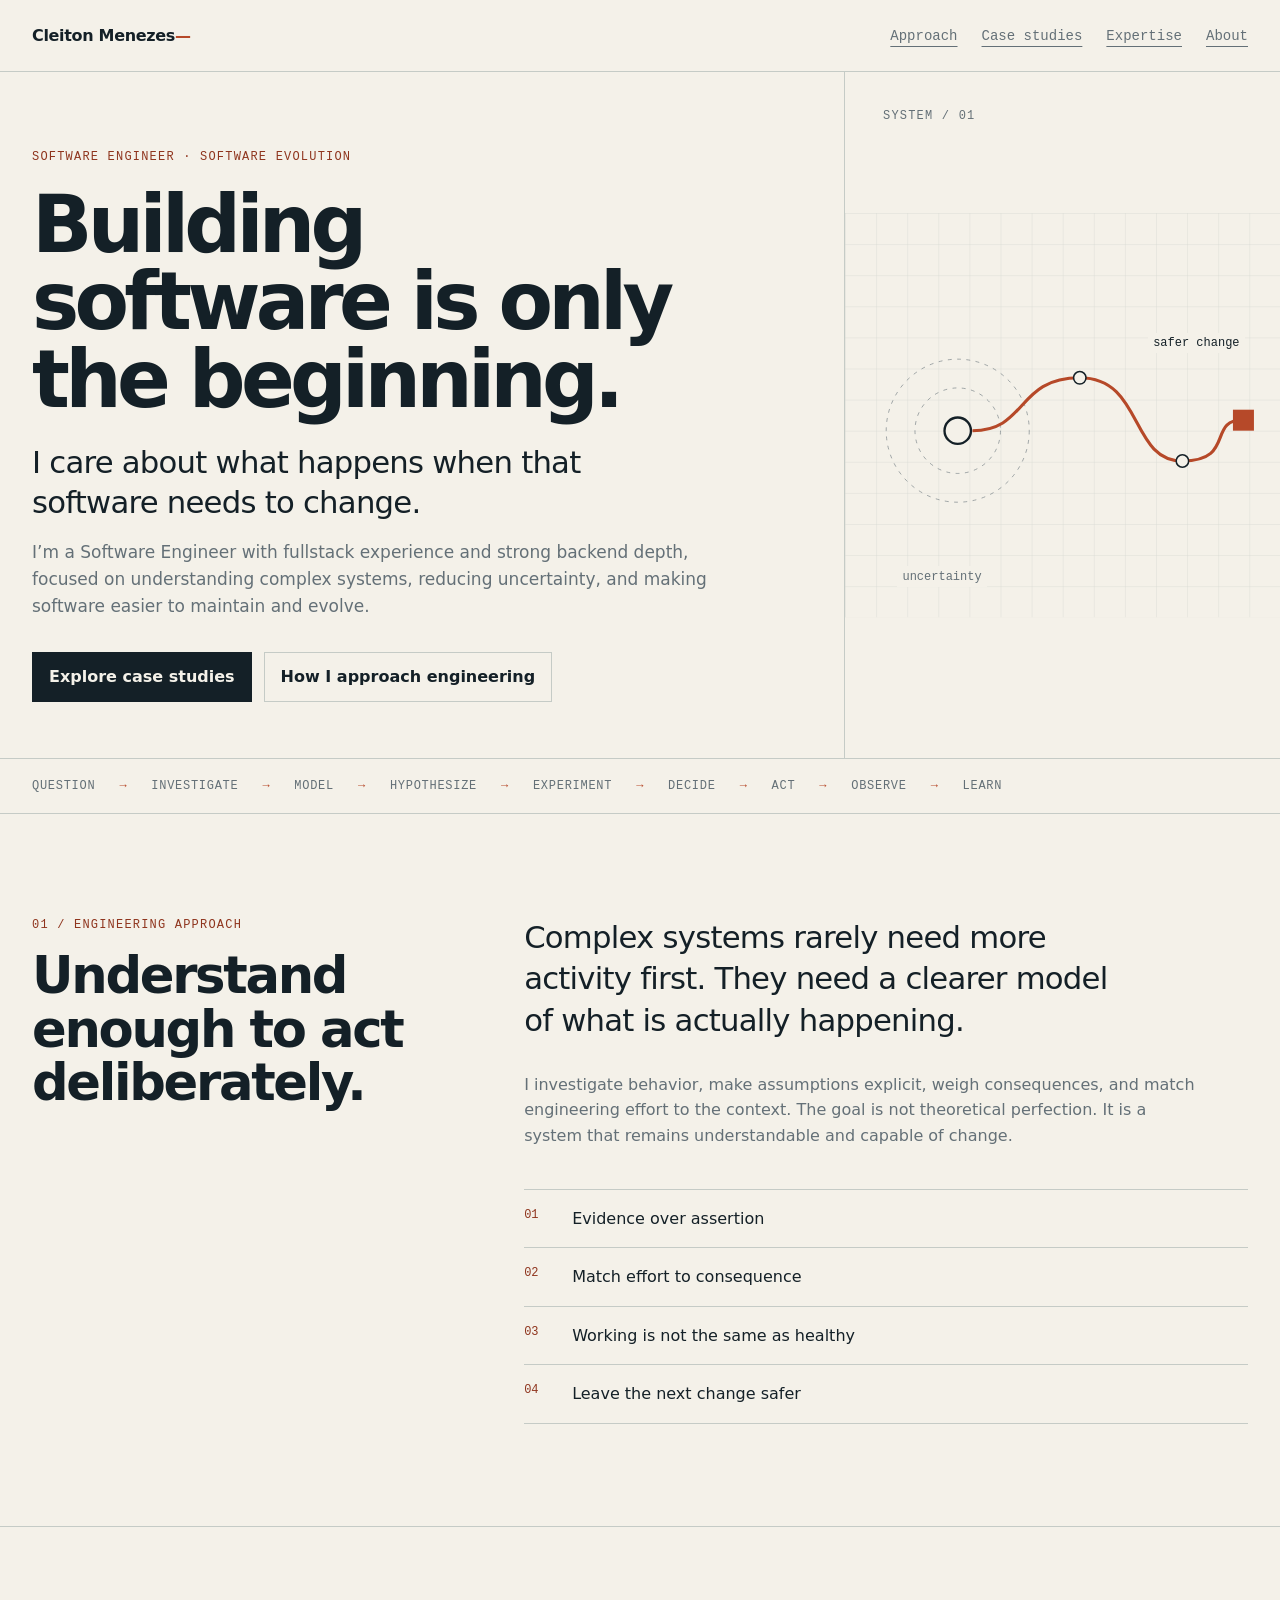
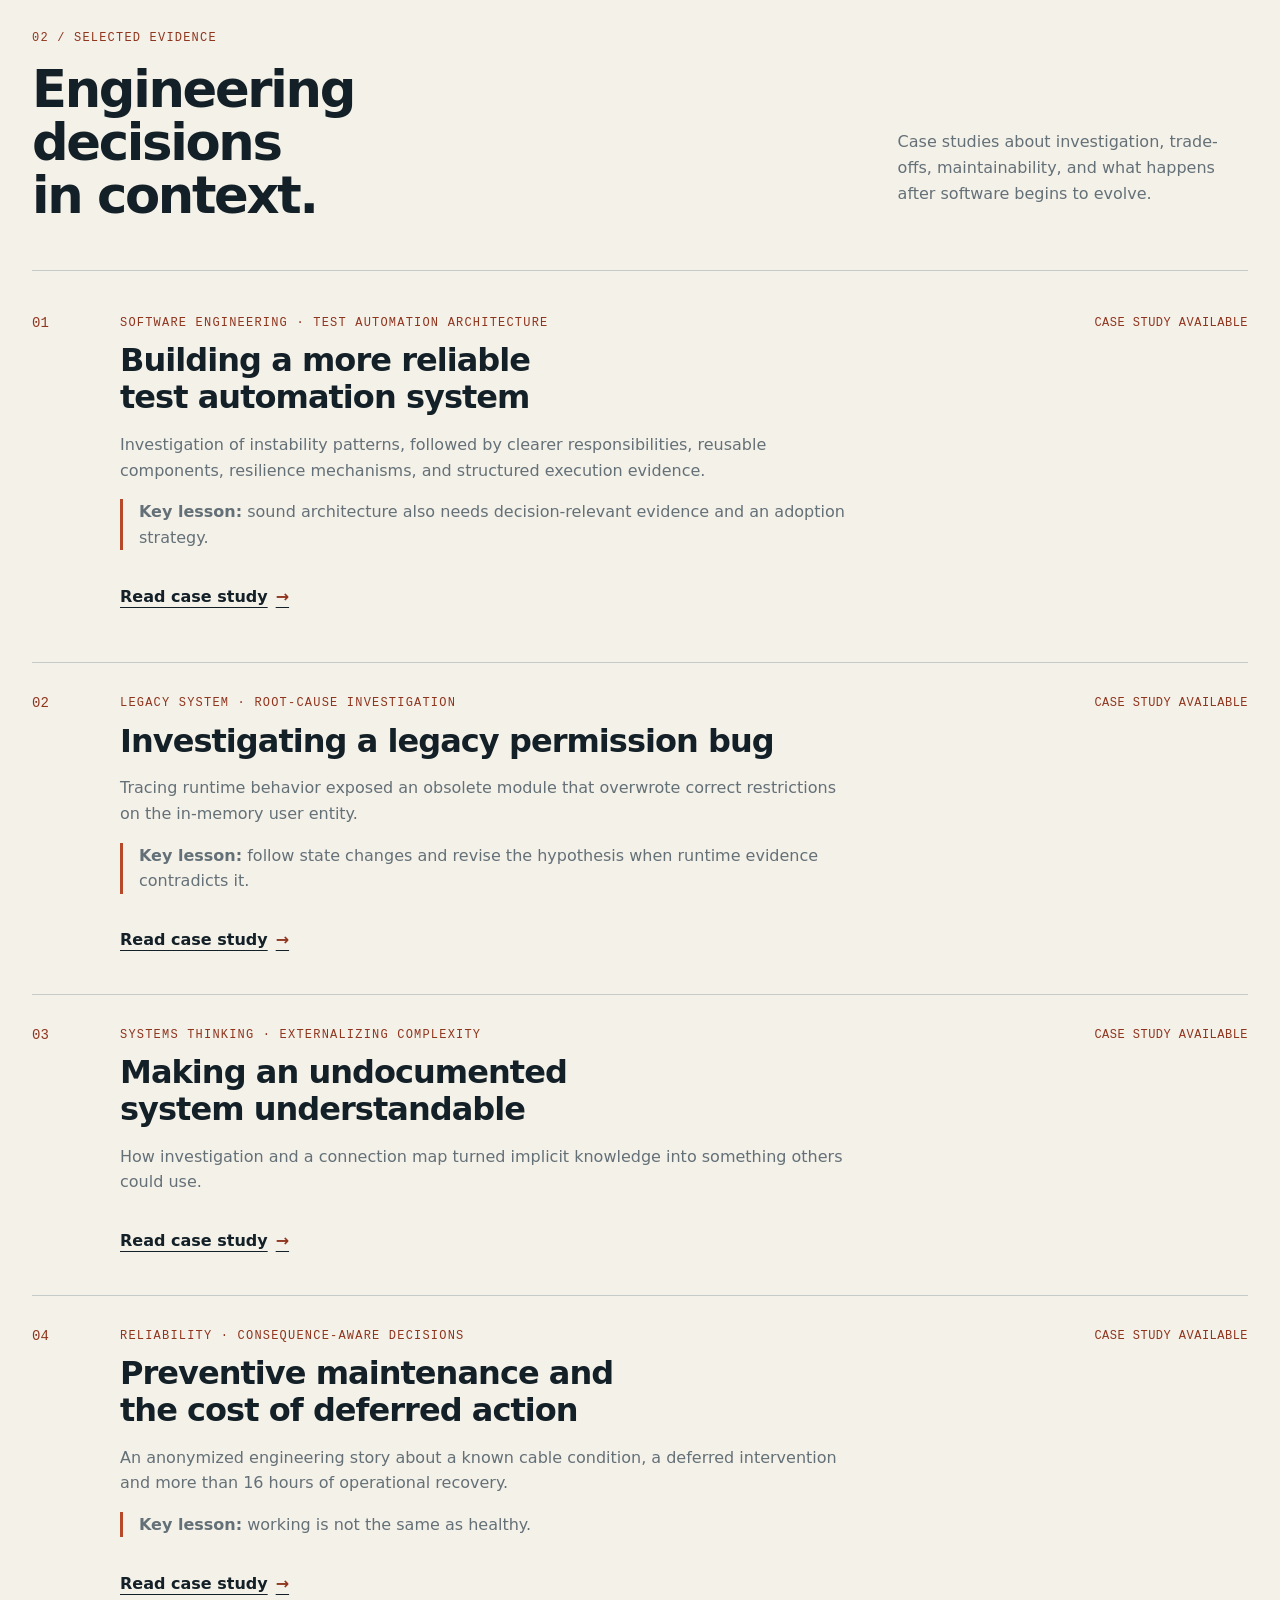
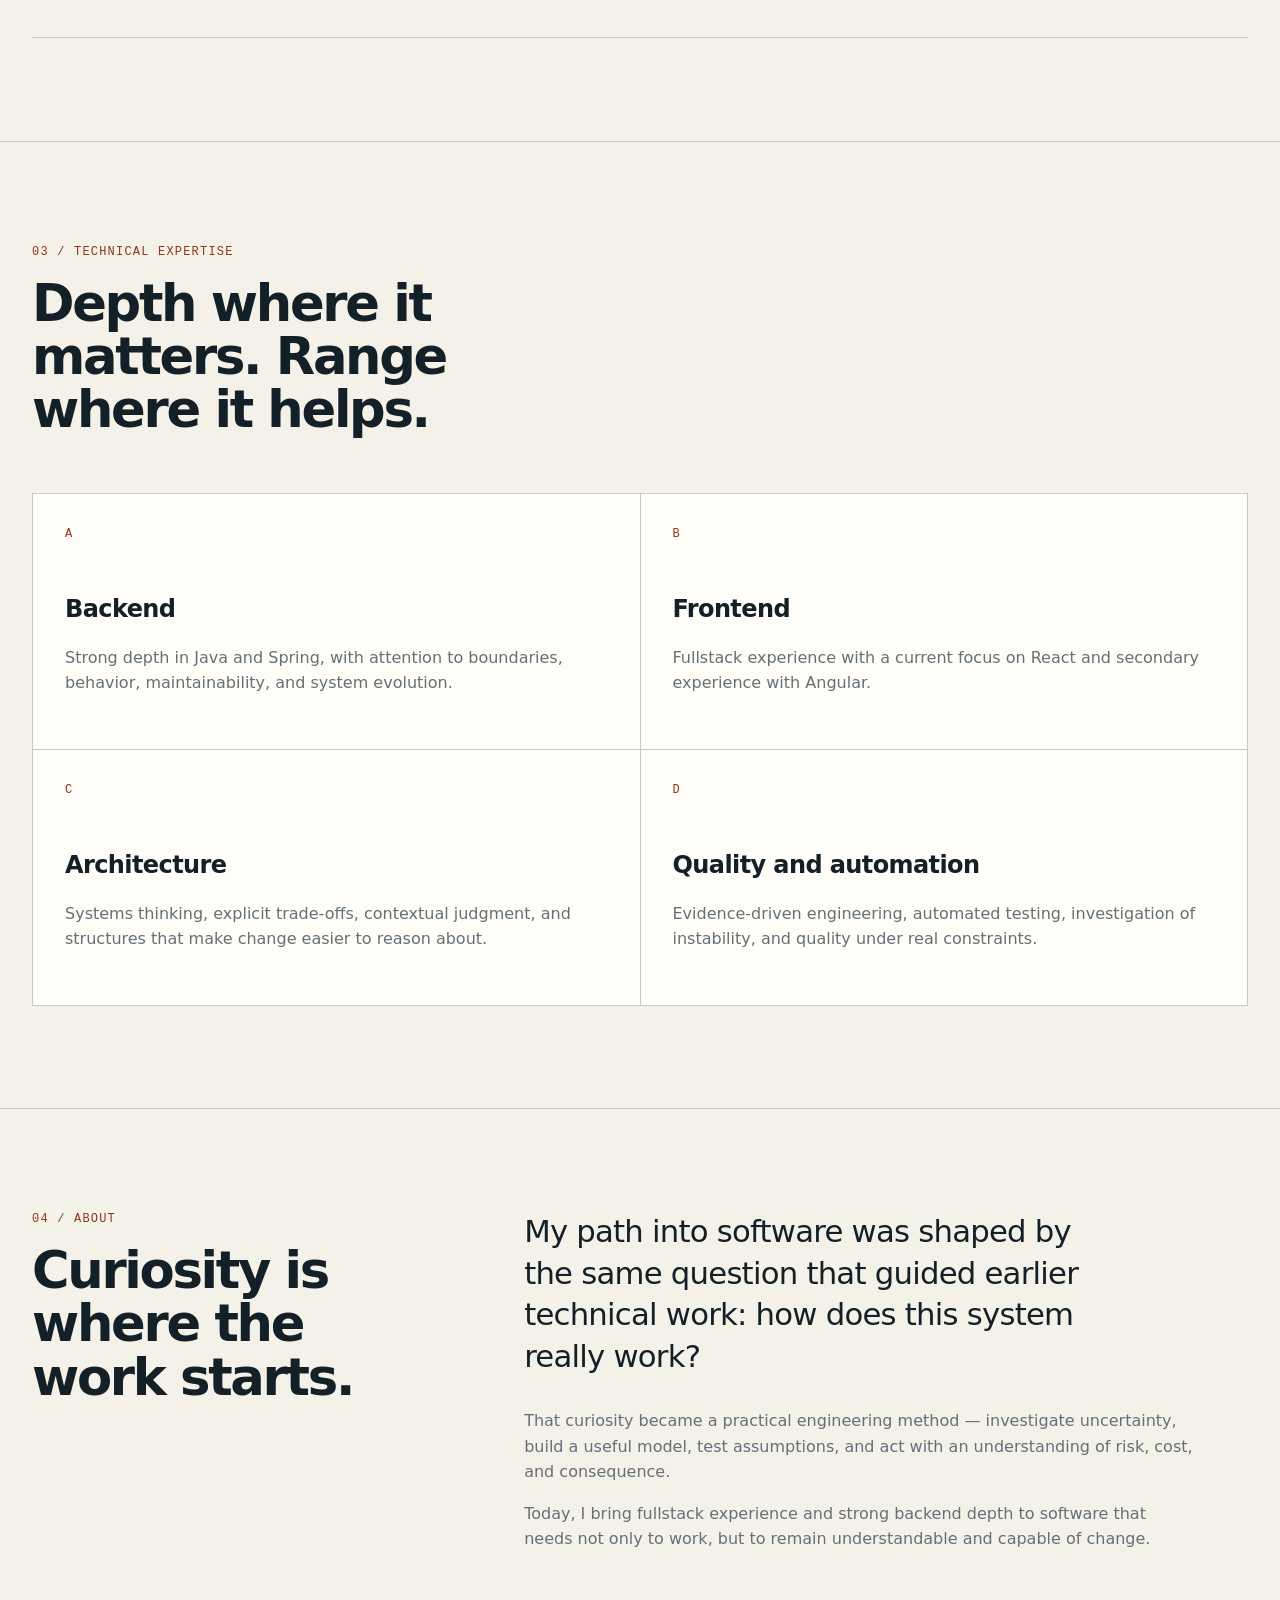
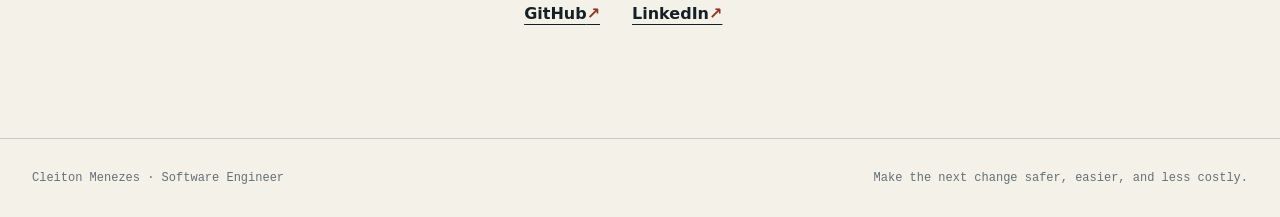
<file: index.html>
<!doctype html>
<html lang="en">
<head>
  <meta charset="utf-8">
  <meta name="viewport" content="width=device-width, initial-scale=1">
  <meta name="description" content="Cleiton Menezes is a Software Engineer focused on building and evolving understandable, maintainable software.">
  <meta name="theme-color" content="#142027">
  <title>Cleiton Menezes — Software Engineer</title>
  <link rel="icon" href="favicon.svg" type="image/svg+xml">
  <link rel="stylesheet" href="styles.css">
</head>
<body>
  <a class="skip-link" href="#main-content">Skip to content</a>

  <header class="site-header">
    <a class="wordmark" href="#top" aria-label="Cleiton Menezes, home">Cleiton Menezes <span>—</span></a>
    <nav aria-label="Main navigation">
      <a href="#approach">Approach</a>
      <a href="#work">Case studies</a>
      <a href="#expertise">Expertise</a>
      <a href="#about">About</a>
    </nav>
  </header>

  <main id="main-content">
    <section class="hero" id="top" aria-labelledby="hero-title">
      <div class="hero-copy">
        <p class="eyebrow">Software Engineer · Software Evolution</p>
        <h1 id="hero-title">Building software is only the beginning.</h1>
        <p class="hero-lede">I care about what happens when that software needs to change.</p>
        <p class="hero-support">I’m a Software Engineer with fullstack experience and strong backend depth, focused on understanding complex systems, reducing uncertainty, and making software easier to maintain and evolve.</p>
        <div class="hero-actions">
          <a class="button button-primary" href="#work">Explore case studies</a>
          <a class="button button-secondary" href="#approach">How I approach engineering</a>
        </div>
      </div>

      <div class="hero-map" role="img" aria-label="A path transforms uncertainty into a safer change through deliberate engineering decisions">
        <p class="map-index">SYSTEM / 01</p>
        <svg viewBox="0 0 560 520" aria-hidden="true" focusable="false">
          <defs>
            <pattern id="grid" width="40" height="40" patternUnits="userSpaceOnUse">
              <path d="M40 0H0V40" fill="none" stroke="currentColor" stroke-width="1"/>
            </pattern>
          </defs>
          <rect width="560" height="520" fill="url(#grid)" class="grid-field"/>
          <circle cx="145" cy="280" r="92" class="orbit"/>
          <circle cx="145" cy="280" r="55" class="orbit"/>
          <circle cx="145" cy="280" r="17" class="origin"/>
          <path d="M164 280C235 280 220 212 302 212S366 319 434 319 466 266 512 266" class="journey"/>
          <circle cx="302" cy="212" r="8" class="checkpoint"/>
          <circle cx="434" cy="319" r="8" class="checkpoint"/>
          <rect x="499" y="253" width="27" height="27" class="destination"/>
        </svg>
        <span class="map-label map-start">uncertainty</span>
        <span class="map-label map-end">safer change</span>
      </div>

      <ol class="method" aria-label="Engineering method">
        <li>Question</li><li>Investigate</li><li>Model</li><li>Hypothesize</li><li>Experiment</li><li>Decide</li><li>Act</li><li>Observe</li><li>Learn</li>
      </ol>
    </section>

    <section class="approach section" id="approach" aria-labelledby="approach-title">
      <div class="section-heading">
        <p class="section-index">01 / Engineering approach</p>
        <h2 id="approach-title">Understand enough to act deliberately.</h2>
      </div>
      <div class="approach-copy">
        <p class="large-copy">Complex systems rarely need more activity first. They need a clearer model of what is actually happening.</p>
        <p>I investigate behavior, make assumptions explicit, weigh consequences, and match engineering effort to the context. The goal is not theoretical perfection. It is a system that remains understandable and capable of change.</p>
        <ul class="principles">
          <li><span>01</span> Evidence over assertion</li>
          <li><span>02</span> Match effort to consequence</li>
          <li><span>03</span> Working is not the same as healthy</li>
          <li><span>04</span> Leave the next change safer</li>
        </ul>
      </div>
    </section>

    <section class="work section" id="work" aria-labelledby="work-title">
      <div class="section-heading work-heading">
        <div>
          <p class="section-index">02 / Selected evidence</p>
          <h2 id="work-title">Engineering decisions in context.</h2>
        </div>
        <p>Case studies about investigation, trade-offs, maintainability, and what happens after software begins to evolve.</p>
      </div>

      <div class="case-list">
        <article class="case-card case-featured">
          <div class="case-number">01</div>
          <div class="case-body">
            <p class="case-context">Software engineering · Test automation architecture</p>
            <h3>Building a more reliable test automation system</h3>
            <p>Investigation of instability patterns, followed by clearer responsibilities, reusable components, resilience mechanisms, and structured execution evidence.</p>
            <p class="case-lesson"><strong>Key lesson:</strong> sound architecture also needs decision-relevant evidence and an adoption strategy.</p>
            <a class="case-link" href="case-studies/automation-framework.html">Read case study <span aria-hidden="true">→</span></a>
          </div>
          <span class="case-status case-status-ready">Case study available</span>
        </article>

        <article class="case-card">
          <div class="case-number">02</div>
          <div class="case-body">
            <p class="case-context">Legacy system · Root-cause investigation</p>
            <h3>Investigating a legacy permission bug</h3>
            <p>Tracing runtime behavior exposed an obsolete module that overwrote correct restrictions on the in-memory user entity.</p>
            <p class="case-lesson"><strong>Key lesson:</strong> follow state changes and revise the hypothesis when runtime evidence contradicts it.</p>
            <a class="case-link" href="case-studies/legacy-investigation.html">Read case study <span aria-hidden="true">→</span></a>
          </div>
          <span class="case-status case-status-ready">Case study available</span>
        </article>

        <article class="case-card">
          <div class="case-number">03</div>
          <div class="case-body">
            <p class="case-context">Systems thinking · Externalizing complexity</p>
            <h3>Making an undocumented system understandable</h3>
            <p>How investigation and a connection map turned implicit knowledge into something others could use.</p>
            <a class="case-link" href="case-studies/plc-ocean-pact.html">Read case study <span aria-hidden="true">→</span></a>
          </div>
          <span class="case-status case-status-ready">Case study available</span>
        </article>

        <article class="case-card">
          <div class="case-number">04</div>
          <div class="case-body">
            <p class="case-context">Reliability · Consequence-aware decisions</p>
            <h3>Preventive maintenance and the cost of deferred action</h3>
            <p>An anonymized engineering story about a known cable condition, a deferred intervention and more than 16 hours of operational recovery.</p>
            <p class="case-lesson"><strong>Key lesson:</strong> working is not the same as healthy.</p>
            <a class="case-link" href="case-studies/preventive-maintenance.html">Read case study <span aria-hidden="true">→</span></a>
          </div>
          <span class="case-status case-status-ready">Case study available</span>
        </article>
      </div>
    </section>

    <section class="expertise section" id="expertise" aria-labelledby="expertise-title">
      <div class="section-heading">
        <p class="section-index">03 / Technical expertise</p>
        <h2 id="expertise-title">Depth where it matters. Range where it helps.</h2>
      </div>
      <div class="expertise-grid">
        <article><p class="expertise-index">A</p><h3>Backend</h3><p>Strong depth in Java and Spring, with attention to boundaries, behavior, maintainability, and system evolution.</p></article>
        <article><p class="expertise-index">B</p><h3>Frontend</h3><p>Fullstack experience with a current focus on React and secondary experience with Angular.</p></article>
        <article><p class="expertise-index">C</p><h3>Architecture</h3><p>Systems thinking, explicit trade-offs, contextual judgment, and structures that make change easier to reason about.</p></article>
        <article><p class="expertise-index">D</p><h3>Quality and automation</h3><p>Evidence-driven engineering, automated testing, investigation of instability, and quality under real constraints.</p></article>
      </div>
    </section>

    <section class="about section" id="about" aria-labelledby="about-title">
      <div class="section-heading">
        <p class="section-index">04 / About</p>
        <h2 id="about-title">Curiosity is where the work starts.</h2>
      </div>
      <div class="about-copy">
        <p class="large-copy">My path into software was shaped by the same question that guided earlier technical work: how does this system really work?</p>
        <p>That curiosity became a practical engineering method — investigate uncertainty, build a useful model, test assumptions, and act with an understanding of risk, cost, and consequence.</p>
        <p>Today, I bring fullstack experience and strong backend depth to software that needs not only to work, but to remain understandable and capable of change.</p>
        <div class="contact-links" aria-label="Professional profiles">
          <a href="https://github.com/menezescleiton">GitHub <span aria-hidden="true">↗</span></a>
          <a href="https://www.linkedin.com/in/menezescleiton/">LinkedIn <span aria-hidden="true">↗</span></a>
        </div>
      </div>
    </section>
  </main>

  <footer class="site-footer">
    <p>Cleiton Menezes · Software Engineer</p>
    <p>Make the next change safer, easier, and less costly.</p>
  </footer>
</body>
</html>
</file>
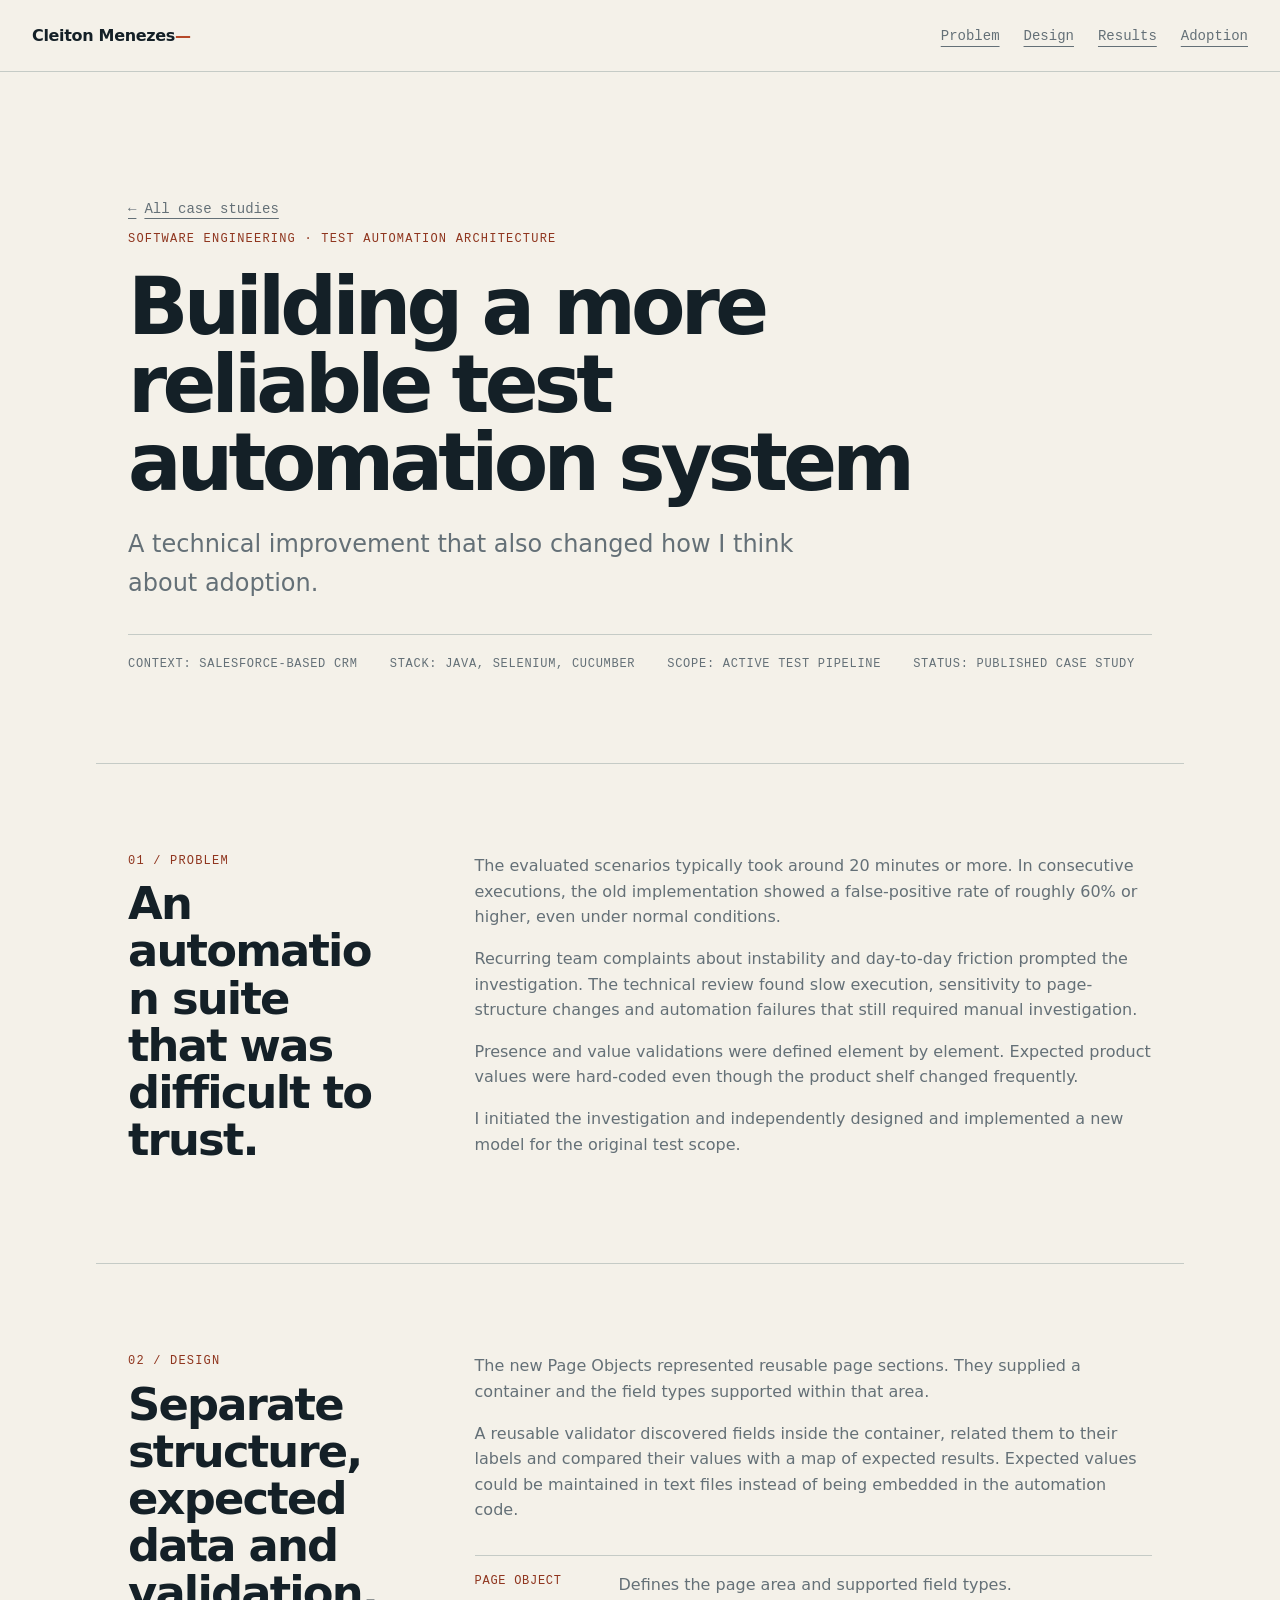
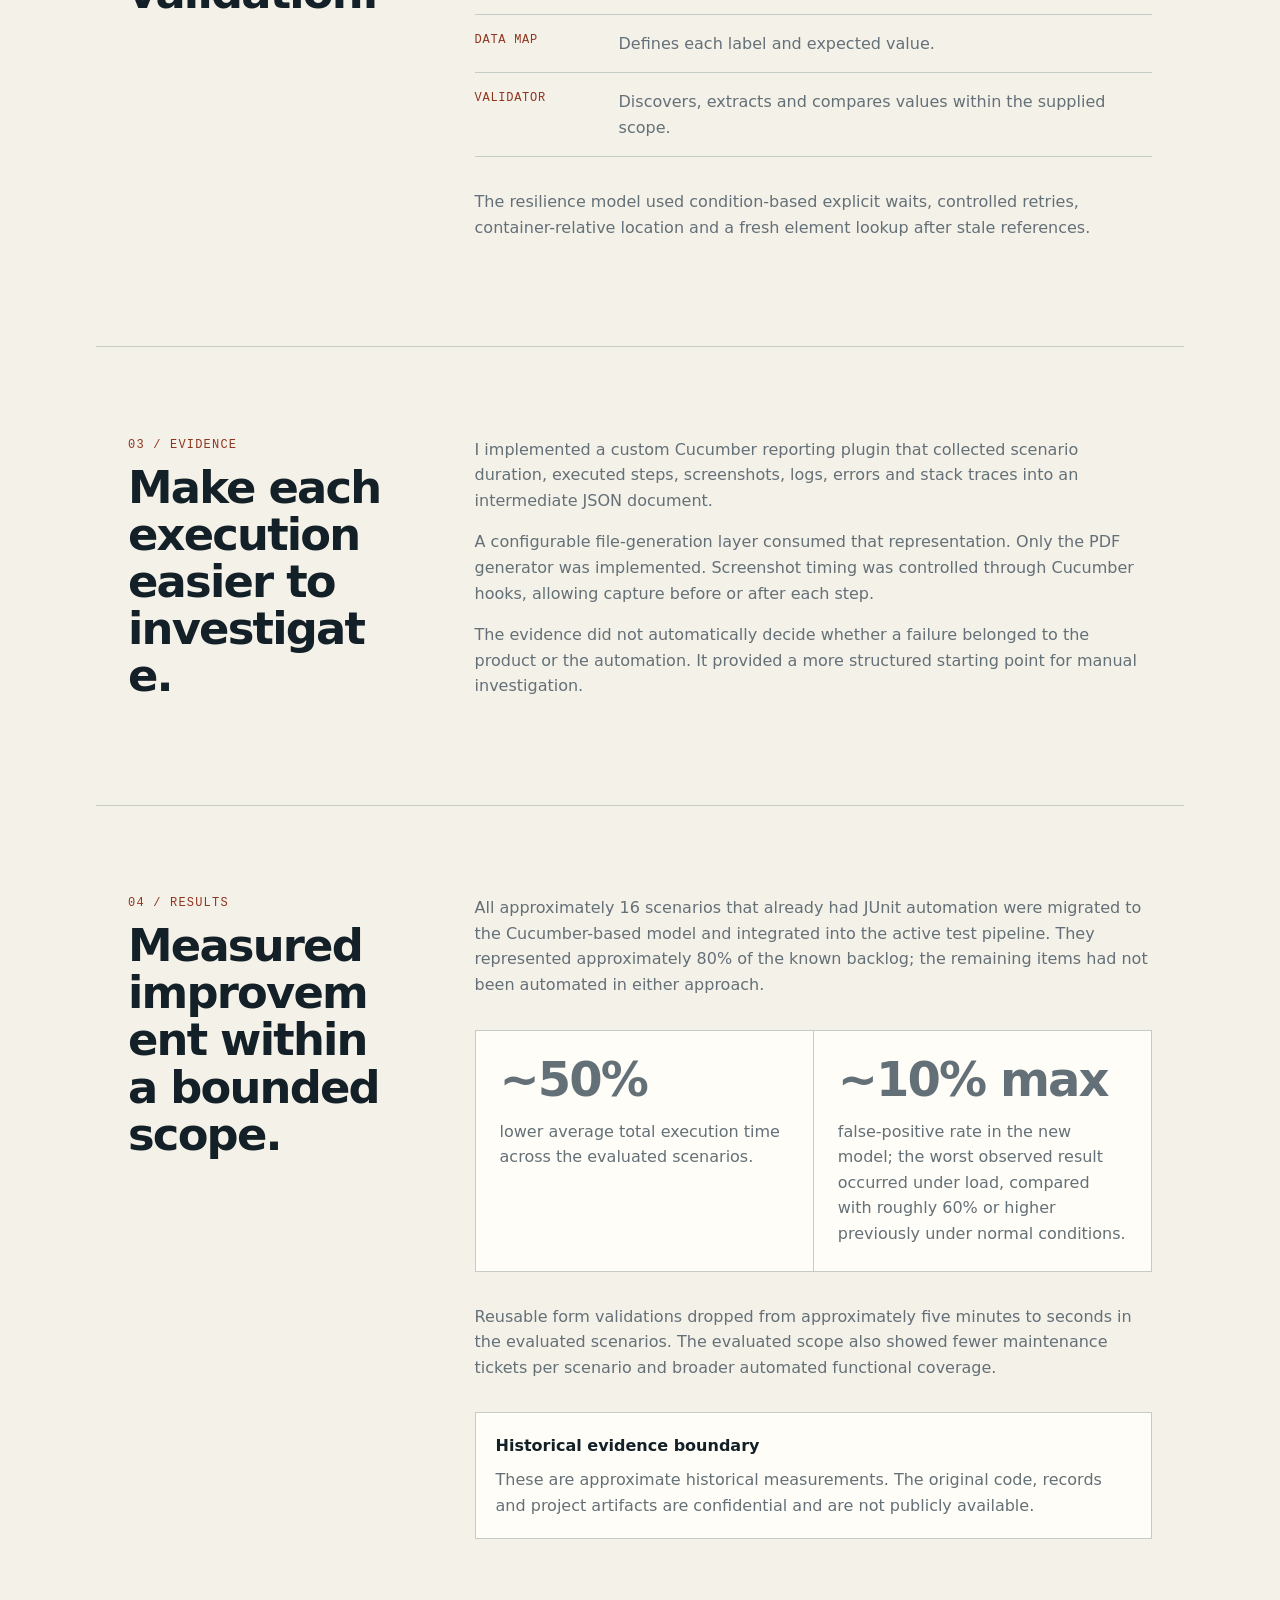
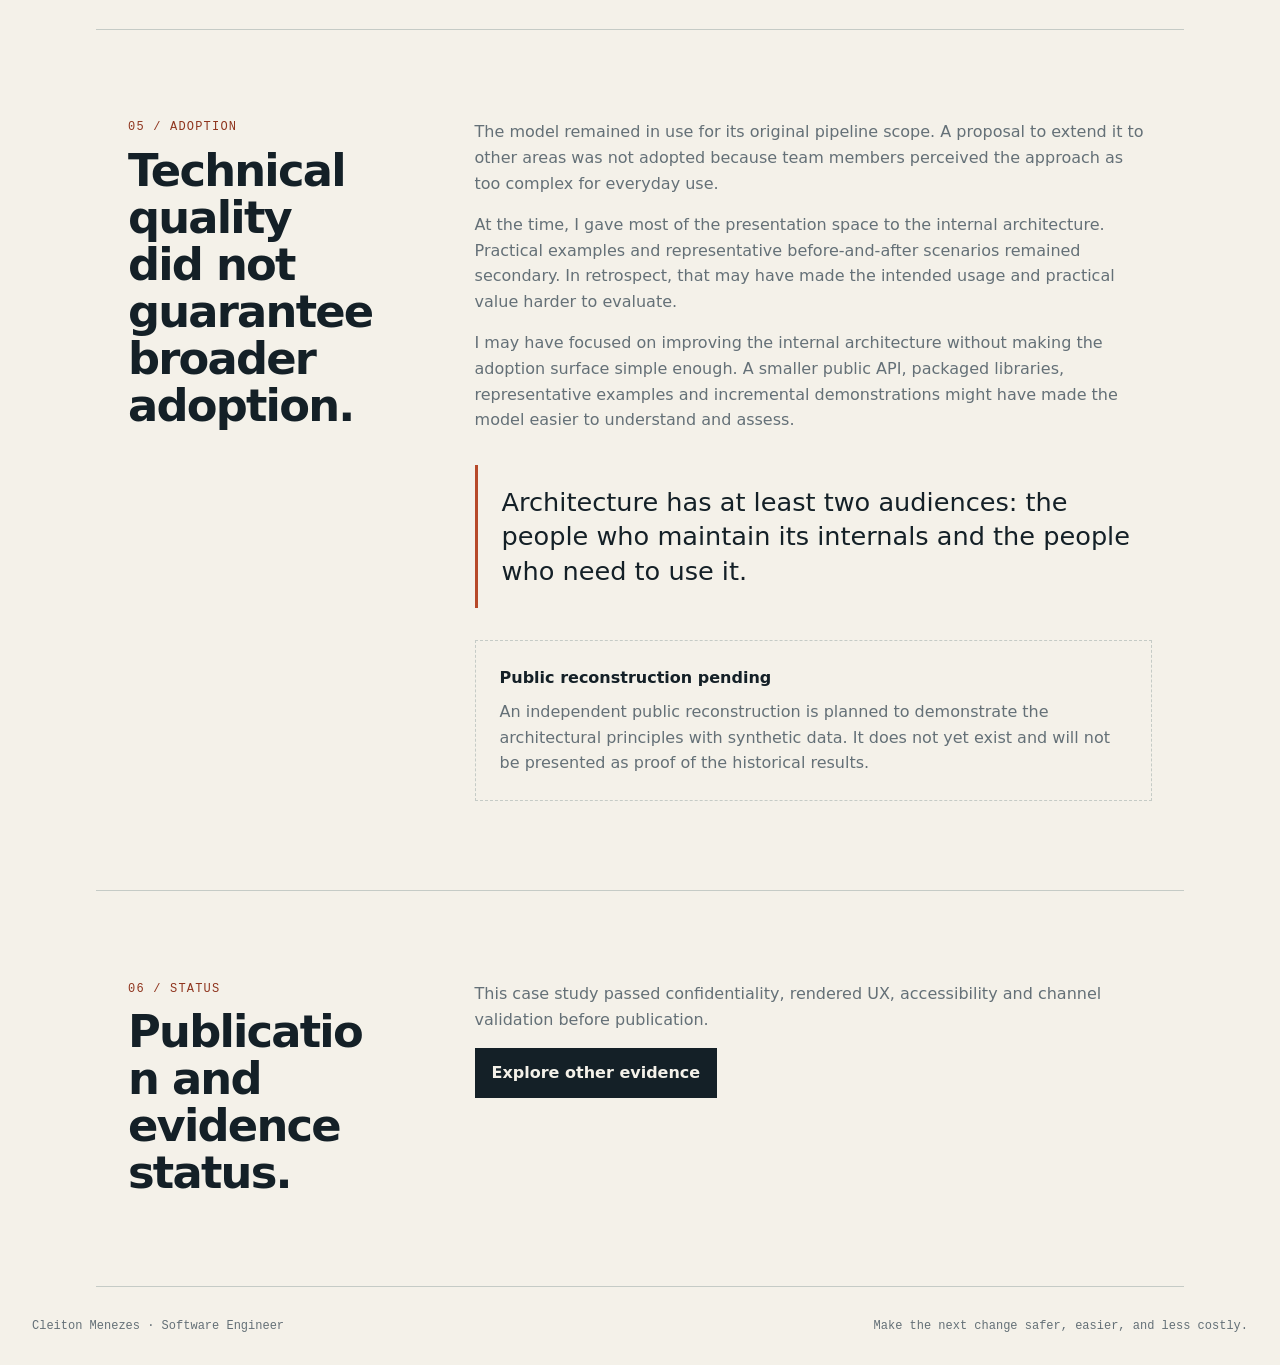
<file: case-studies/automation-framework.html>
<!doctype html>
<html lang="en">
<head>
  <meta charset="utf-8">
  <meta name="viewport" content="width=device-width, initial-scale=1">
  <meta name="description" content="A case study about improving test automation reliability, execution time and maintainability, with a bounded adoption outcome.">
  <meta name="theme-color" content="#142027">
  <title>Reliable Test Automation System — Cleiton Menezes</title>
  <link rel="icon" href="../favicon.svg" type="image/svg+xml">
  <link rel="stylesheet" href="../styles.css">
</head>
<body>
  <a class="skip-link" href="#main-content">Skip to content</a>

  <header class="site-header">
    <a class="wordmark" href="../index.html" aria-label="Cleiton Menezes, home">Cleiton Menezes <span>—</span></a>
    <nav aria-label="Case study navigation">
      <a href="#problem">Problem</a>
      <a href="#design">Design</a>
      <a href="#results">Results</a>
      <a href="#adoption">Adoption</a>
    </nav>
  </header>

  <main id="main-content" class="case-page">
    <section class="case-hero" aria-labelledby="case-title">
      <a class="back-link" href="../index.html#work"><span aria-hidden="true">←</span> All case studies</a>
      <p class="eyebrow">Software engineering · Test automation architecture</p>
      <h1 id="case-title">Building a more reliable test automation system</h1>
      <p class="case-summary">A technical improvement that also changed how I think about adoption.</p>
      <ul class="case-meta" aria-label="Case study context">
        <li>Context: Salesforce-based CRM</li>
        <li>Stack: Java, Selenium, Cucumber</li>
        <li>Scope: active test pipeline</li>
        <li>Status: published case study</li>
      </ul>
    </section>

    <section class="case-section" id="problem" aria-labelledby="problem-title">
      <div><p class="section-index">01 / Problem</p><h2 id="problem-title">An automation suite that was difficult to trust.</h2></div>
      <div class="case-narrative">
        <p>The evaluated scenarios typically took around 20 minutes or more. In consecutive executions, the old implementation showed a false-positive rate of roughly 60% or higher, even under normal conditions.</p>
        <p>Recurring team complaints about instability and day-to-day friction prompted the investigation. The technical review found slow execution, sensitivity to page-structure changes and automation failures that still required manual investigation.</p>
        <p>Presence and value validations were defined element by element. Expected product values were hard-coded even though the product shelf changed frequently.</p>
        <p>I initiated the investigation and independently designed and implemented a new model for the original test scope.</p>
      </div>
    </section>

    <section class="case-section" id="design" aria-labelledby="design-title">
      <div><p class="section-index">02 / Design</p><h2 id="design-title">Separate structure, expected data and validation.</h2></div>
      <div class="case-narrative">
        <p>The new Page Objects represented reusable page sections. They supplied a container and the field types supported within that area.</p>
        <p>A reusable validator discovered fields inside the container, related them to their labels and compared their values with a map of expected results. Expected values could be maintained in text files instead of being embedded in the automation code.</p>
        <ul class="architecture-flow" aria-label="Architecture responsibilities">
          <li><strong>Page Object</strong><span>Defines the page area and supported field types.</span></li>
          <li><strong>Data map</strong><span>Defines each label and expected value.</span></li>
          <li><strong>Validator</strong><span>Discovers, extracts and compares values within the supplied scope.</span></li>
        </ul>
        <p>The resilience model used condition-based explicit waits, controlled retries, container-relative location and a fresh element lookup after stale references.</p>
      </div>
    </section>

    <section class="case-section" aria-labelledby="evidence-title">
      <div><p class="section-index">03 / Evidence</p><h2 id="evidence-title">Make each execution easier to investigate.</h2></div>
      <div class="case-narrative">
        <p>I implemented a custom Cucumber reporting plugin that collected scenario duration, executed steps, screenshots, logs, errors and stack traces into an intermediate JSON document.</p>
        <p>A configurable file-generation layer consumed that representation. Only the PDF generator was implemented. Screenshot timing was controlled through Cucumber hooks, allowing capture before or after each step.</p>
        <p>The evidence did not automatically decide whether a failure belonged to the product or the automation. It provided a more structured starting point for manual investigation.</p>
      </div>
    </section>

    <section class="case-section" id="results" aria-labelledby="results-title">
      <div><p class="section-index">04 / Results</p><h2 id="results-title">Measured improvement within a bounded scope.</h2></div>
      <div class="case-narrative">
        <p>All approximately 16 scenarios that already had JUnit automation were migrated to the Cucumber-based model and integrated into the active test pipeline. They represented approximately 80% of the known backlog; the remaining items had not been automated in either approach.</p>
        <div class="metric-grid" aria-label="Primary historical results">
          <article class="metric-card"><p class="metric-value">~50%</p><p>lower average total execution time across the evaluated scenarios.</p></article>
          <article class="metric-card"><p class="metric-value">~10% max</p><p>false-positive rate in the new model; the worst observed result occurred under load, compared with roughly 60% or higher previously under normal conditions.</p></article>
        </div>
        <p>Reusable form validations dropped from approximately five minutes to seconds in the evaluated scenarios. The evaluated scope also showed fewer maintenance tickets per scenario and broader automated functional coverage.</p>
        <div class="evidence-note">
          <h3>Historical evidence boundary</h3>
          <p>These are approximate historical measurements. The original code, records and project artifacts are confidential and are not publicly available.</p>
        </div>
      </div>
    </section>

    <section class="case-section" id="adoption" aria-labelledby="adoption-title">
      <div><p class="section-index">05 / Adoption</p><h2 id="adoption-title">Technical quality did not guarantee broader adoption.</h2></div>
      <div class="case-narrative">
        <p>The model remained in use for its original pipeline scope. A proposal to extend it to other areas was not adopted because team members perceived the approach as too complex for everyday use.</p>
        <p>At the time, I gave most of the presentation space to the internal architecture. Practical examples and representative before-and-after scenarios remained secondary. In retrospect, that may have made the intended usage and practical value harder to evaluate.</p>
        <p>I may have focused on improving the internal architecture without making the adoption surface simple enough. A smaller public API, packaged libraries, representative examples and incremental demonstrations might have made the model easier to understand and assess.</p>
        <blockquote><p>Architecture has at least two audiences: the people who maintain its internals and the people who need to use it.</p></blockquote>
        <div class="caveat">
          <h3>Public reconstruction pending</h3>
          <p>An independent public reconstruction is planned to demonstrate the architectural principles with synthetic data. It does not yet exist and will not be presented as proof of the historical results.</p>
        </div>
      </div>
    </section>

    <section class="case-section" aria-labelledby="next-title">
      <div><p class="section-index">06 / Status</p><h2 id="next-title">Publication and evidence status.</h2></div>
      <div class="case-narrative">
        <p>This case study passed confidentiality, rendered UX, accessibility and channel validation before publication.</p>
        <a class="button button-primary" href="../index.html#work">Explore other evidence</a>
      </div>
    </section>
  </main>

  <footer class="site-footer">
    <p>Cleiton Menezes · Software Engineer</p>
    <p>Make the next change safer, easier, and less costly.</p>
  </footer>
</body>
</html>
</file>
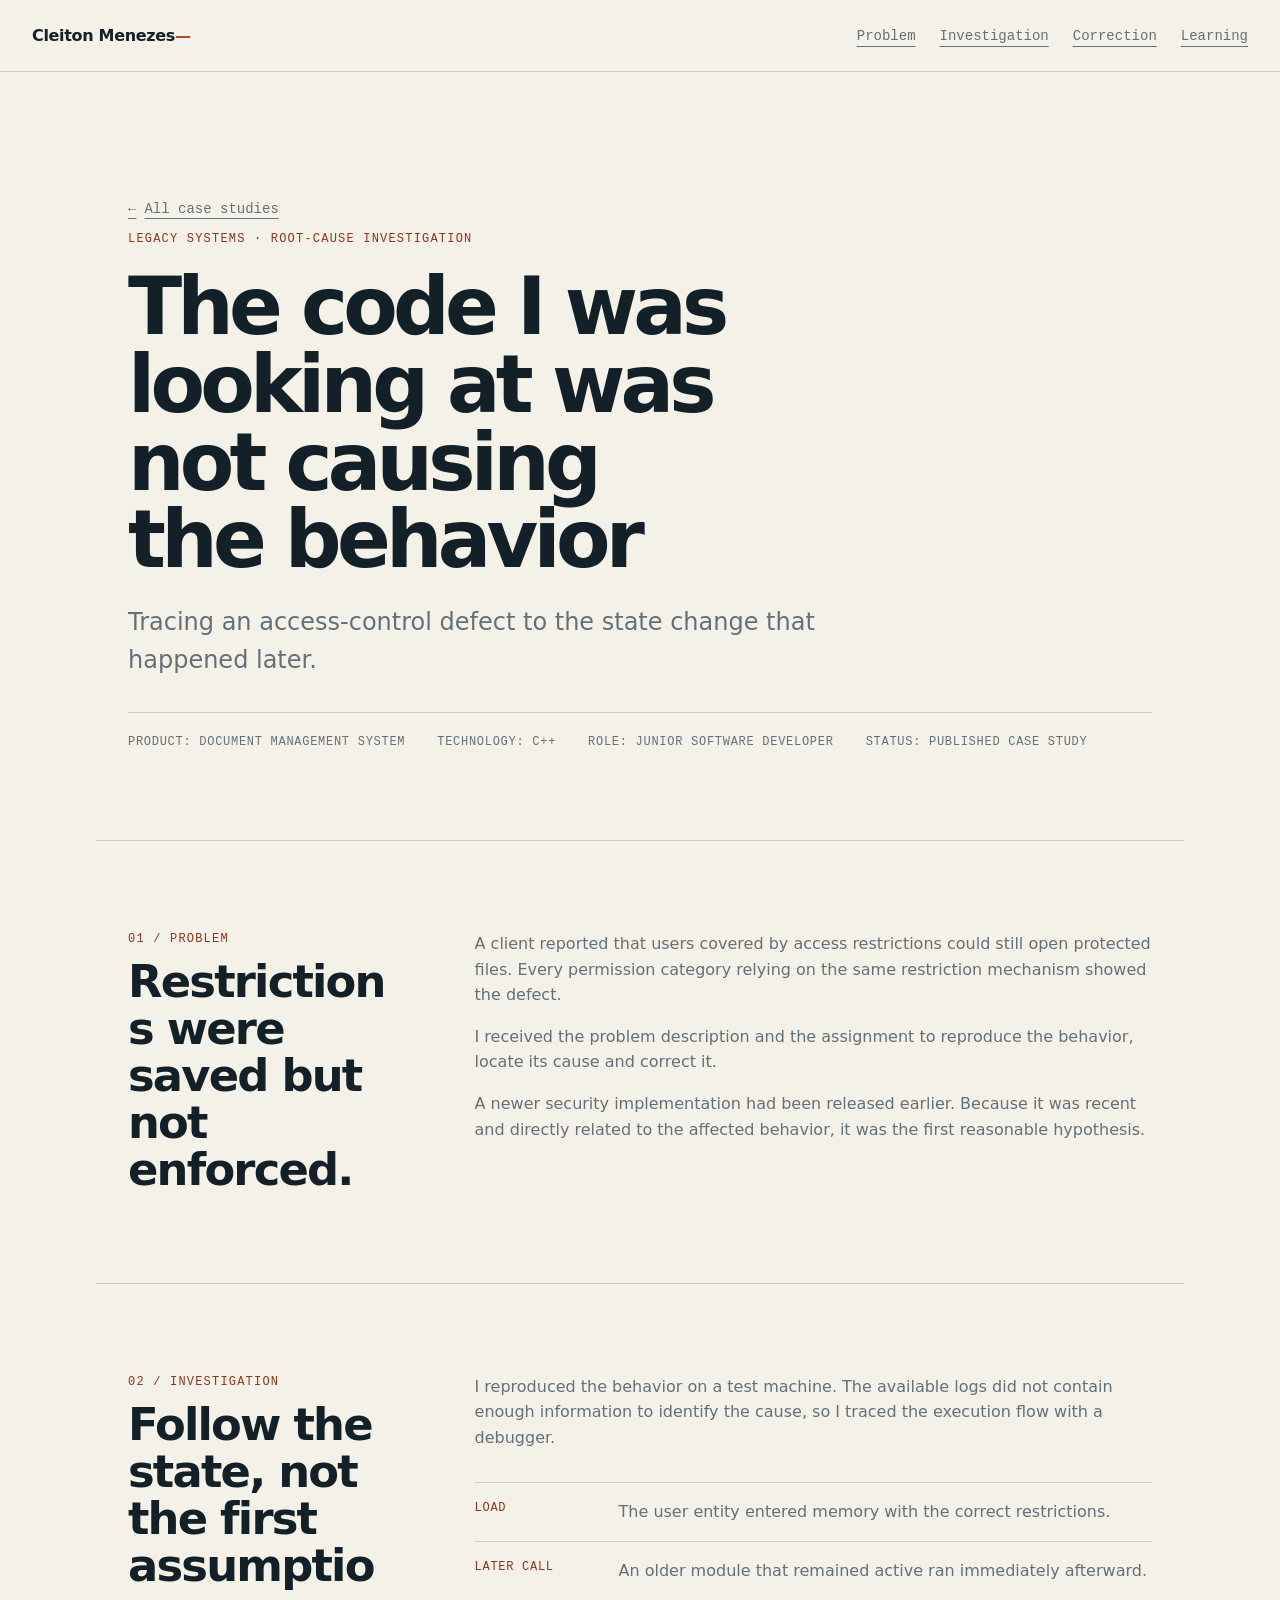
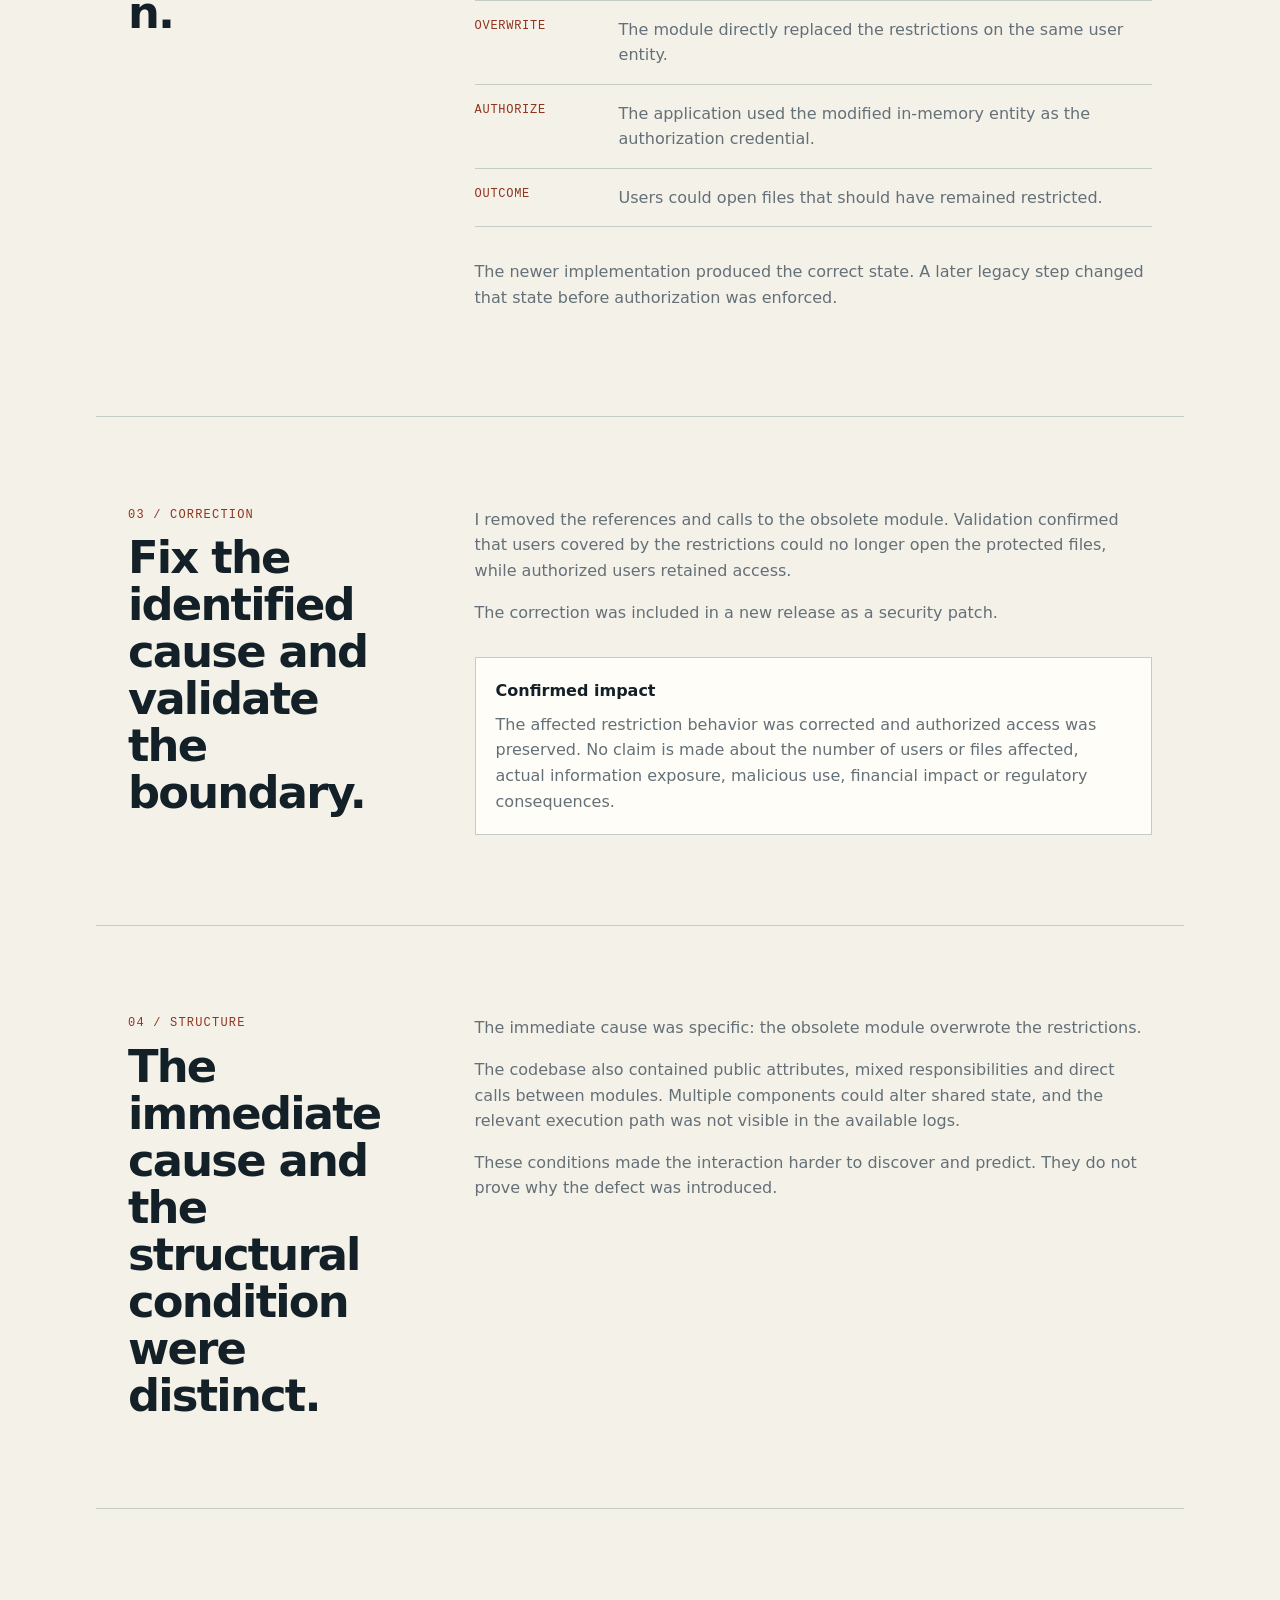
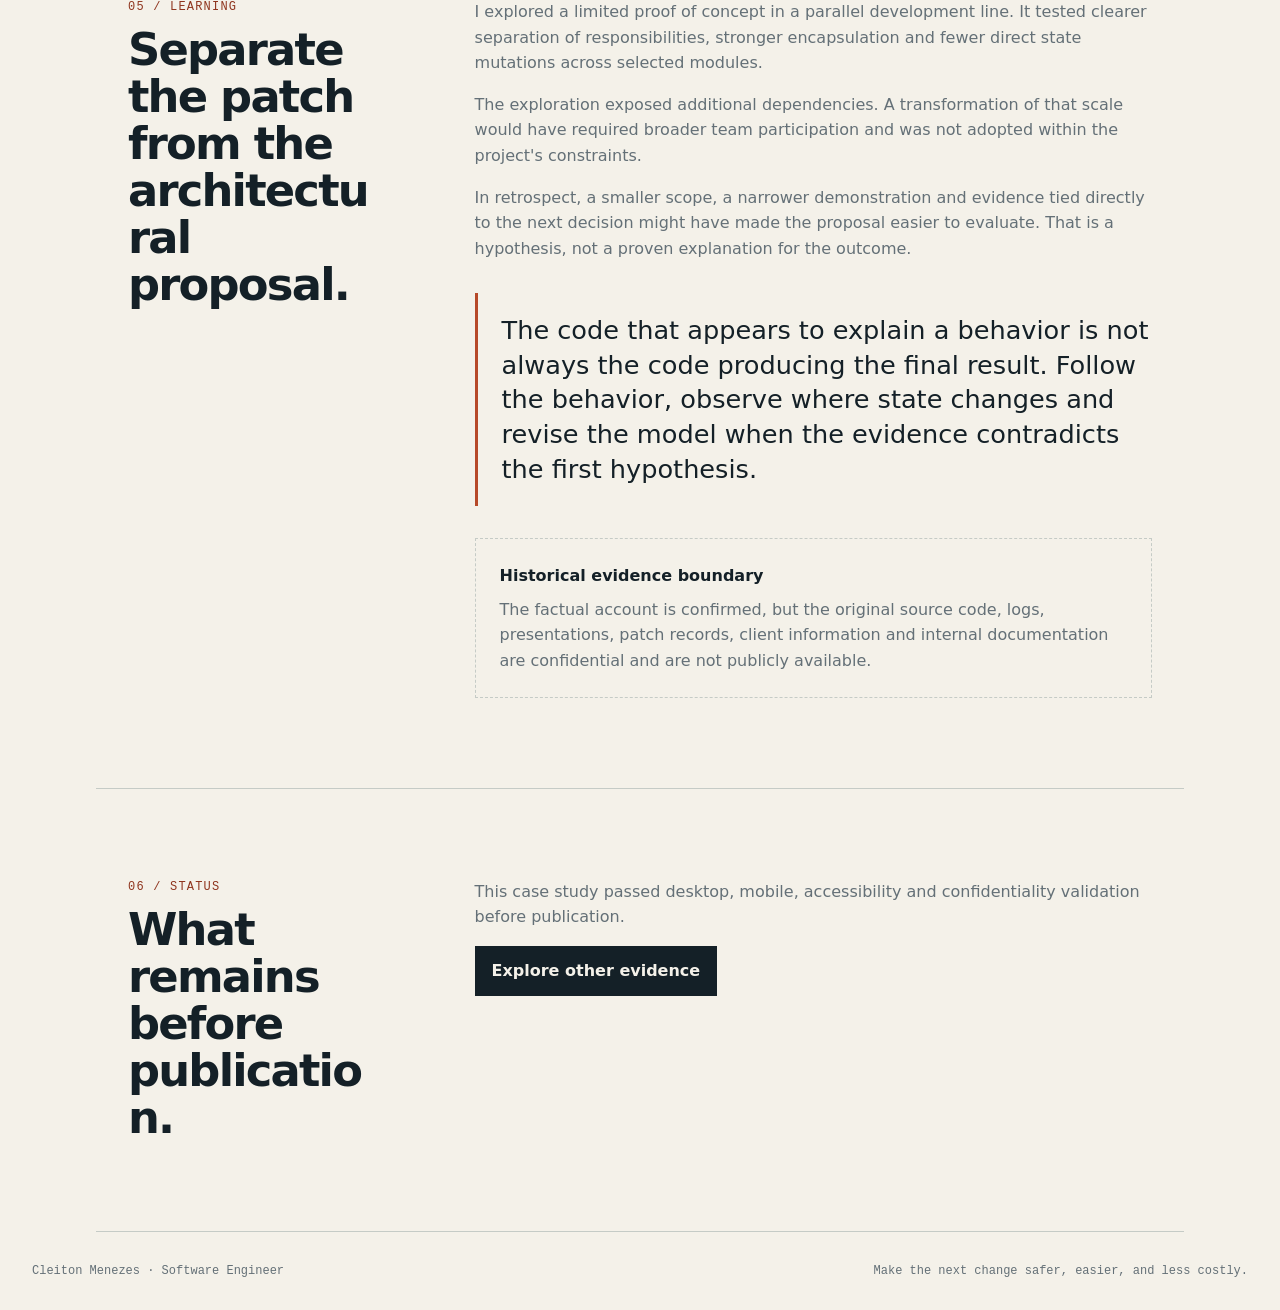
<file: case-studies/legacy-investigation.html>
<!doctype html>
<html lang="en">
<head>
  <meta charset="utf-8">
  <meta name="viewport" content="width=device-width, initial-scale=1">
  <meta name="description" content="A case study about tracing an access-control defect through a legacy C++ system and separating the immediate fix from a broader architectural hypothesis.">
  <meta name="theme-color" content="#142027">
  <title>Legacy Access-Control Investigation — Cleiton Menezes</title>
  <link rel="icon" href="../favicon.svg" type="image/svg+xml">
  <link rel="stylesheet" href="../styles.css">
</head>
<body>
  <a class="skip-link" href="#main-content">Skip to content</a>

  <header class="site-header">
    <a class="wordmark" href="../index.html" aria-label="Cleiton Menezes, home">Cleiton Menezes <span>—</span></a>
    <nav aria-label="Case study navigation">
      <a href="#problem">Problem</a>
      <a href="#investigation">Investigation</a>
      <a href="#correction">Correction</a>
      <a href="#learning">Learning</a>
    </nav>
  </header>

  <main id="main-content" class="case-page">
    <section class="case-hero" aria-labelledby="case-title">
      <a class="back-link" href="../index.html#work"><span aria-hidden="true">←</span> All case studies</a>
      <p class="eyebrow">Legacy systems · Root-cause investigation</p>
      <h1 id="case-title">The code I was looking at was not causing the behavior</h1>
      <p class="case-summary">Tracing an access-control defect to the state change that happened later.</p>
      <ul class="case-meta" aria-label="Case study context">
        <li>Product: document management system</li>
        <li>Technology: C++</li>
        <li>Role: junior software developer</li>
        <li>Status: published case study</li>
      </ul>
    </section>

    <section class="case-section" id="problem" aria-labelledby="problem-title">
      <div><p class="section-index">01 / Problem</p><h2 id="problem-title">Restrictions were saved but not enforced.</h2></div>
      <div class="case-narrative">
        <p>A client reported that users covered by access restrictions could still open protected files. Every permission category relying on the same restriction mechanism showed the defect.</p>
        <p>I received the problem description and the assignment to reproduce the behavior, locate its cause and correct it.</p>
        <p>A newer security implementation had been released earlier. Because it was recent and directly related to the affected behavior, it was the first reasonable hypothesis.</p>
      </div>
    </section>

    <section class="case-section" id="investigation" aria-labelledby="investigation-title">
      <div><p class="section-index">02 / Investigation</p><h2 id="investigation-title">Follow the state, not the first assumption.</h2></div>
      <div class="case-narrative">
        <p>I reproduced the behavior on a test machine. The available logs did not contain enough information to identify the cause, so I traced the execution flow with a debugger.</p>
        <ol class="architecture-flow" aria-label="Observed execution sequence">
          <li><strong>Load</strong><span>The user entity entered memory with the correct restrictions.</span></li>
          <li><strong>Later call</strong><span>An older module that remained active ran immediately afterward.</span></li>
          <li><strong>Overwrite</strong><span>The module directly replaced the restrictions on the same user entity.</span></li>
          <li><strong>Authorize</strong><span>The application used the modified in-memory entity as the authorization credential.</span></li>
          <li><strong>Outcome</strong><span>Users could open files that should have remained restricted.</span></li>
        </ol>
        <p>The newer implementation produced the correct state. A later legacy step changed that state before authorization was enforced.</p>
      </div>
    </section>

    <section class="case-section" id="correction" aria-labelledby="correction-title">
      <div><p class="section-index">03 / Correction</p><h2 id="correction-title">Fix the identified cause and validate the boundary.</h2></div>
      <div class="case-narrative">
        <p>I removed the references and calls to the obsolete module. Validation confirmed that users covered by the restrictions could no longer open the protected files, while authorized users retained access.</p>
        <p>The correction was included in a new release as a security patch.</p>
        <div class="evidence-note">
          <h3>Confirmed impact</h3>
          <p>The affected restriction behavior was corrected and authorized access was preserved. No claim is made about the number of users or files affected, actual information exposure, malicious use, financial impact or regulatory consequences.</p>
        </div>
      </div>
    </section>

    <section class="case-section" aria-labelledby="structure-title">
      <div><p class="section-index">04 / Structure</p><h2 id="structure-title">The immediate cause and the structural condition were distinct.</h2></div>
      <div class="case-narrative">
        <p>The immediate cause was specific: the obsolete module overwrote the restrictions.</p>
        <p>The codebase also contained public attributes, mixed responsibilities and direct calls between modules. Multiple components could alter shared state, and the relevant execution path was not visible in the available logs.</p>
        <p>These conditions made the interaction harder to discover and predict. They do not prove why the defect was introduced.</p>
      </div>
    </section>

    <section class="case-section" id="learning" aria-labelledby="learning-title">
      <div><p class="section-index">05 / Learning</p><h2 id="learning-title">Separate the patch from the architectural proposal.</h2></div>
      <div class="case-narrative">
        <p>I explored a limited proof of concept in a parallel development line. It tested clearer separation of responsibilities, stronger encapsulation and fewer direct state mutations across selected modules.</p>
        <p>The exploration exposed additional dependencies. A transformation of that scale would have required broader team participation and was not adopted within the project's constraints.</p>
        <p>In retrospect, a smaller scope, a narrower demonstration and evidence tied directly to the next decision might have made the proposal easier to evaluate. That is a hypothesis, not a proven explanation for the outcome.</p>
        <blockquote><p>The code that appears to explain a behavior is not always the code producing the final result. Follow the behavior, observe where state changes and revise the model when the evidence contradicts the first hypothesis.</p></blockquote>
        <div class="caveat">
          <h3>Historical evidence boundary</h3>
          <p>The factual account is confirmed, but the original source code, logs, presentations, patch records, client information and internal documentation are confidential and are not publicly available.</p>
        </div>
      </div>
    </section>

    <section class="case-section" aria-labelledby="status-title">
      <div><p class="section-index">06 / Status</p><h2 id="status-title">What remains before publication.</h2></div>
      <div class="case-narrative">
        <p>This case study passed desktop, mobile, accessibility and confidentiality validation before publication.</p>
        <a class="button button-primary" href="../index.html#work">Explore other evidence</a>
      </div>
    </section>
  </main>

  <footer class="site-footer">
    <p>Cleiton Menezes · Software Engineer</p>
    <p>Make the next change safer, easier, and less costly.</p>
  </footer>
</body>
</html>
</file>
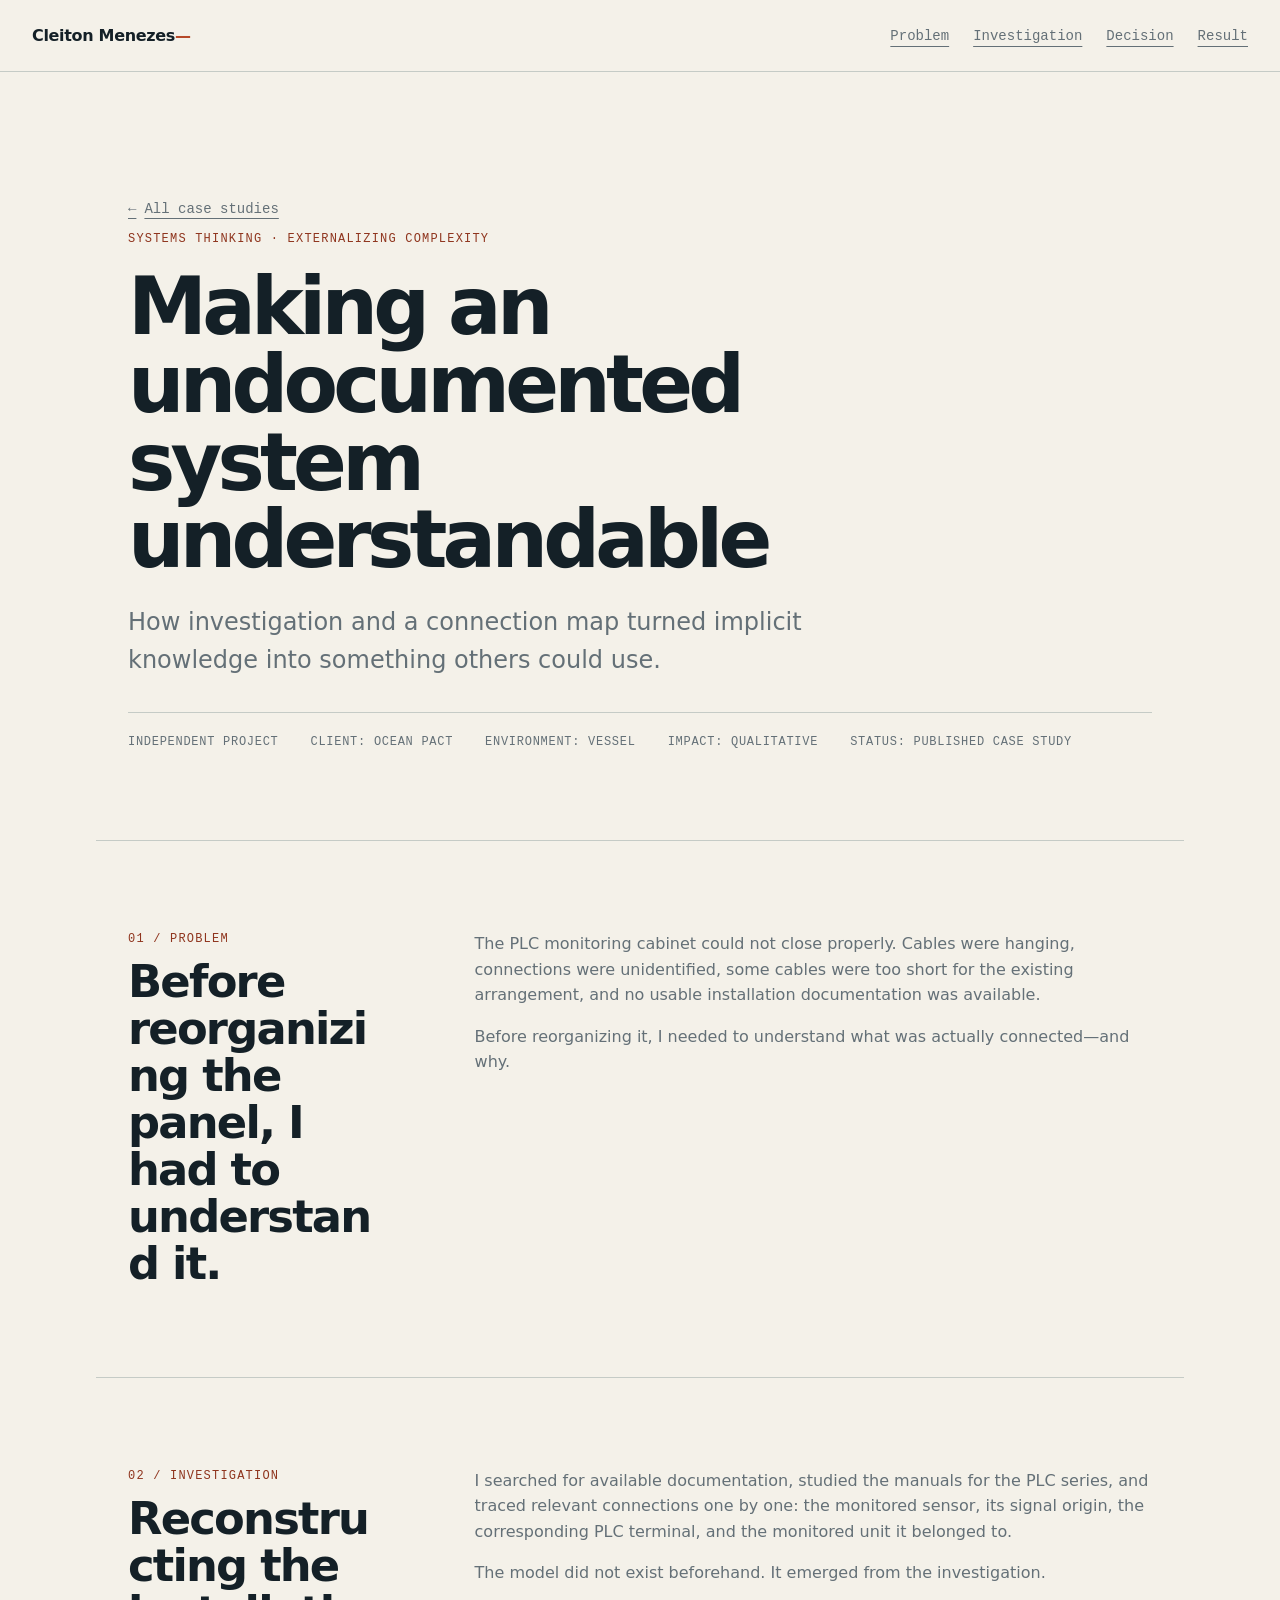
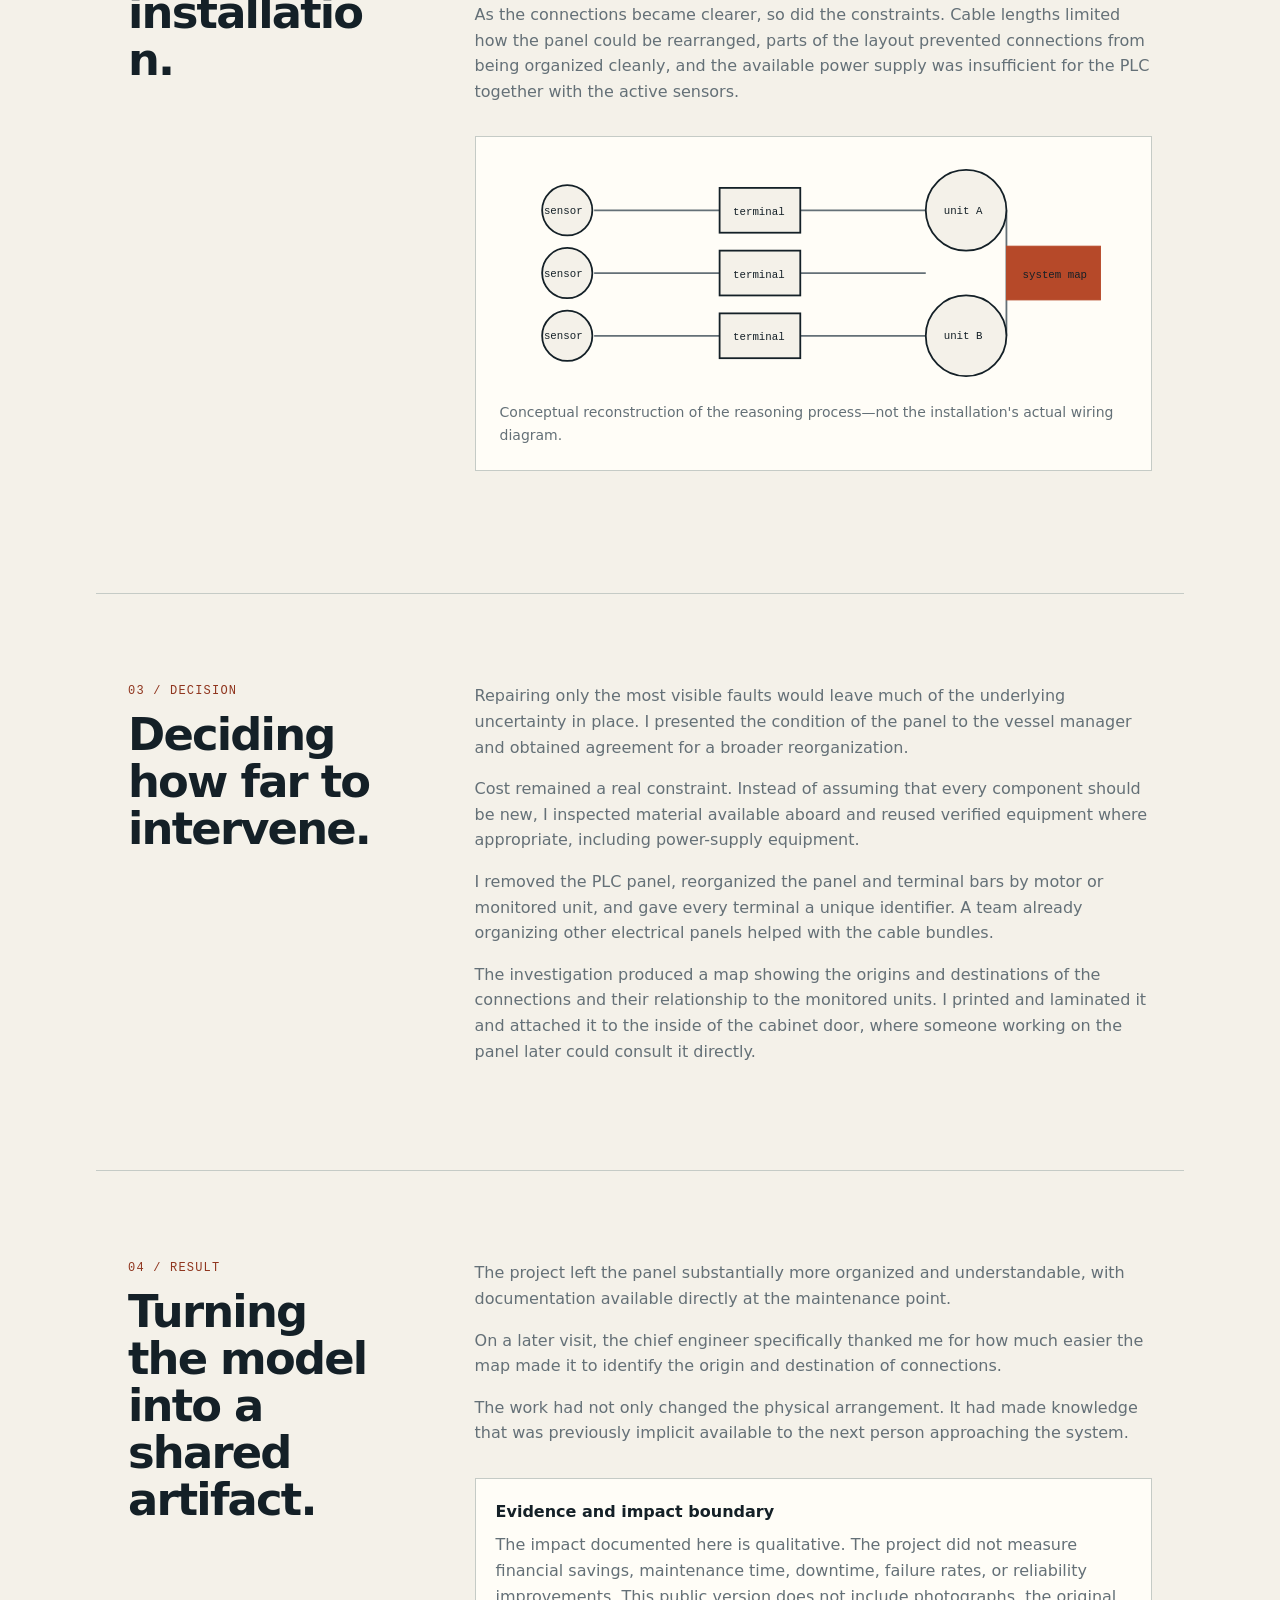
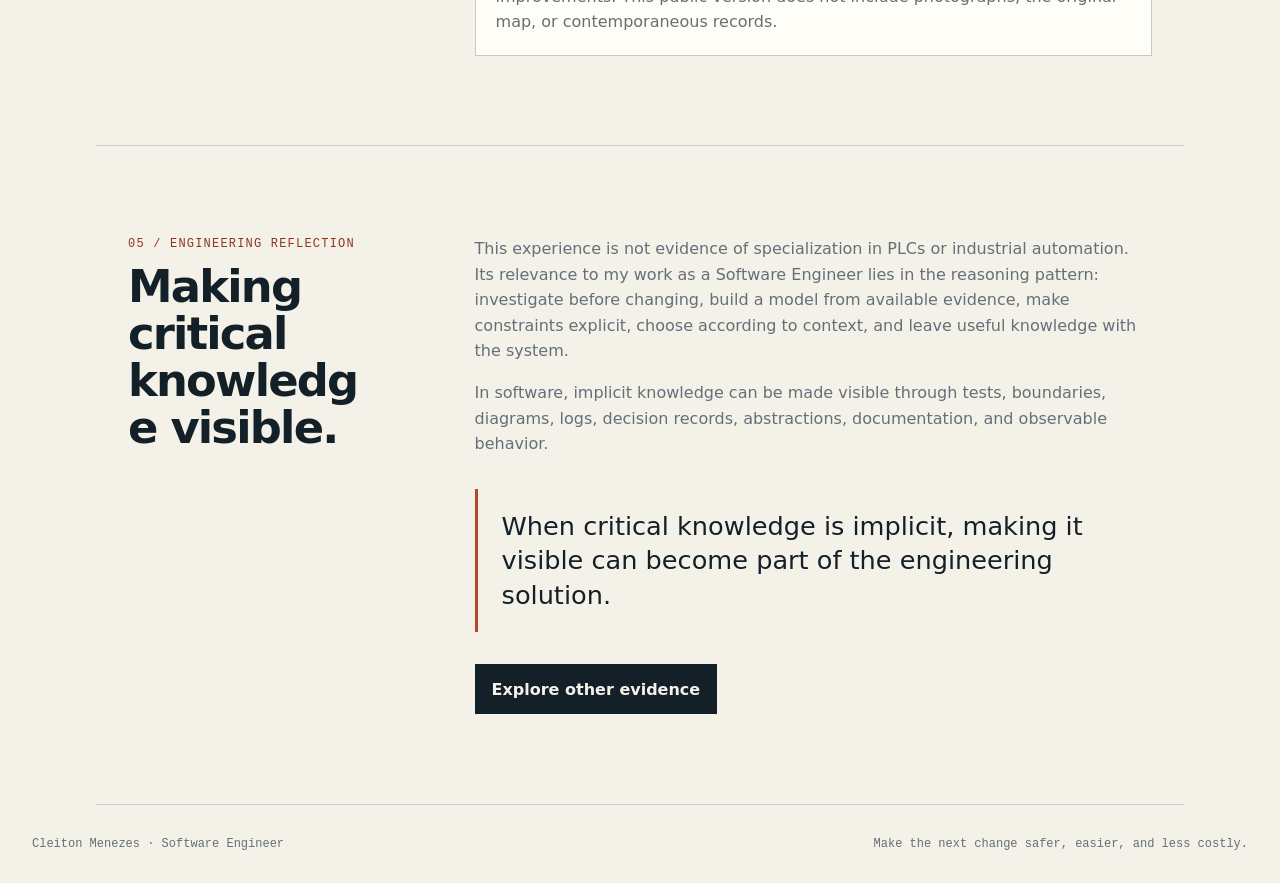
<file: case-studies/plc-ocean-pact.html>
<!doctype html>
<html lang="en">
<head>
  <meta charset="utf-8">
  <meta name="viewport" content="width=device-width, initial-scale=1">
  <meta name="description" content="How investigation and a connection map turned implicit knowledge into something others could use.">
  <meta name="theme-color" content="#142027">
  <title>Making an Undocumented System Understandable — Cleiton Menezes</title>
  <link rel="icon" href="../favicon.svg" type="image/svg+xml">
  <link rel="stylesheet" href="../styles.css?v=3">
</head>
<body>
  <a class="skip-link" href="#main-content">Skip to content</a>

  <header class="site-header">
    <a class="wordmark" href="../index.html" aria-label="Cleiton Menezes, home">Cleiton Menezes <span>—</span></a>
    <nav aria-label="Case study navigation">
      <a href="#problem">Problem</a>
      <a href="#investigation">Investigation</a>
      <a href="#decision">Decision</a>
      <a href="#result">Result</a>
    </nav>
  </header>

  <main id="main-content" class="case-page">
    <section class="case-hero" aria-labelledby="case-title">
      <a class="back-link" href="../index.html#work"><span aria-hidden="true">←</span> All case studies</a>
      <p class="eyebrow">Systems thinking · Externalizing complexity</p>
      <h1 id="case-title">Making an undocumented system understandable</h1>
      <p class="case-summary">How investigation and a connection map turned implicit knowledge into something others could use.</p>
      <ul class="case-meta" aria-label="Case study context">
        <li>Independent project</li>
        <li>Client: Ocean Pact</li>
        <li>Environment: vessel</li>
        <li>Impact: qualitative</li>
        <li>Status: published case study</li>
      </ul>
    </section>

    <section class="case-section" id="problem" aria-labelledby="problem-title">
      <div><p class="section-index">01 / Problem</p><h2 id="problem-title">Before reorganizing the panel, I had to understand it.</h2></div>
      <div class="case-narrative">
        <p>The PLC monitoring cabinet could not close properly. Cables were hanging, connections were unidentified, some cables were too short for the existing arrangement, and no usable installation documentation was available.</p>
        <p>Before reorganizing it, I needed to understand what was actually connected—and why.</p>
      </div>
    </section>

    <section class="case-section" id="investigation" aria-labelledby="investigation-title">
      <div><p class="section-index">02 / Investigation</p><h2 id="investigation-title">Reconstructing the installation.</h2></div>
      <div class="case-narrative">
        <p>I searched for available documentation, studied the manuals for the PLC series, and traced relevant connections one by one: the monitored sensor, its signal origin, the corresponding PLC terminal, and the monitored unit it belonged to.</p>
        <p>The model did not exist beforehand. It emerged from the investigation.</p>
        <p>As the connections became clearer, so did the constraints. Cable lengths limited how the panel could be rearranged, parts of the layout prevented connections from being organized cleanly, and the available power supply was insufficient for the PLC together with the active sensors.</p>
        <figure class="system-map">
          <svg viewBox="0 0 700 250" role="img" aria-labelledby="map-title map-desc">
            <title id="map-title">Conceptual representation of the investigation</title>
            <desc id="map-desc">Connections are traced from sensors through identified terminals to monitored units, producing a documented system map.</desc>
            <path class="map-line" d="M105 55H245M105 125H245M105 195H245M335 55H475M335 125H475M335 195H475M565 55V195"/>
            <circle class="map-node" cx="75" cy="55" r="28"/><circle class="map-node" cx="75" cy="125" r="28"/><circle class="map-node" cx="75" cy="195" r="28"/>
            <rect class="map-node" x="245" y="30" width="90" height="50"/><rect class="map-node" x="245" y="100" width="90" height="50"/><rect class="map-node" x="245" y="170" width="90" height="50"/>
            <circle class="map-node" cx="520" cy="55" r="45"/><circle class="map-node" cx="520" cy="195" r="45"/>
            <rect class="map-output" x="565" y="95" width="105" height="60"/>
            <text x="49" y="59">sensor</text><text x="49" y="129">sensor</text><text x="49" y="199">sensor</text>
            <text x="260" y="60">terminal</text><text x="260" y="130">terminal</text><text x="260" y="200">terminal</text>
            <text x="495" y="59">unit A</text><text x="495" y="199">unit B</text><text x="583" y="130">system map</text>
          </svg>
          <figcaption>Conceptual reconstruction of the reasoning process—not the installation's actual wiring diagram.</figcaption>
        </figure>
      </div>
    </section>

    <section class="case-section" id="decision" aria-labelledby="decision-title">
      <div><p class="section-index">03 / Decision</p><h2 id="decision-title">Deciding how far to intervene.</h2></div>
      <div class="case-narrative">
        <p>Repairing only the most visible faults would leave much of the underlying uncertainty in place. I presented the condition of the panel to the vessel manager and obtained agreement for a broader reorganization.</p>
        <p>Cost remained a real constraint. Instead of assuming that every component should be new, I inspected material available aboard and reused verified equipment where appropriate, including power-supply equipment.</p>
        <p>I removed the PLC panel, reorganized the panel and terminal bars by motor or monitored unit, and gave every terminal a unique identifier. A team already organizing other electrical panels helped with the cable bundles.</p>
        <p>The investigation produced a map showing the origins and destinations of the connections and their relationship to the monitored units. I printed and laminated it and attached it to the inside of the cabinet door, where someone working on the panel later could consult it directly.</p>
      </div>
    </section>

    <section class="case-section" id="result" aria-labelledby="result-title">
      <div><p class="section-index">04 / Result</p><h2 id="result-title">Turning the model into a shared artifact.</h2></div>
      <div class="case-narrative">
        <p>The project left the panel substantially more organized and understandable, with documentation available directly at the maintenance point.</p>
        <p>On a later visit, the chief engineer specifically thanked me for how much easier the map made it to identify the origin and destination of connections.</p>
        <p>The work had not only changed the physical arrangement. It had made knowledge that was previously implicit available to the next person approaching the system.</p>
        <div class="evidence-note">
          <h3>Evidence and impact boundary</h3>
          <p>The impact documented here is qualitative. The project did not measure financial savings, maintenance time, downtime, failure rates, or reliability improvements. This public version does not include photographs, the original map, or contemporaneous records.</p>
        </div>
      </div>
    </section>

    <section class="case-section" aria-labelledby="software-title">
      <div><p class="section-index">05 / Engineering reflection</p><h2 id="software-title">Making critical knowledge visible.</h2></div>
      <div class="case-narrative">
        <p>This experience is not evidence of specialization in PLCs or industrial automation. Its relevance to my work as a Software Engineer lies in the reasoning pattern: investigate before changing, build a model from available evidence, make constraints explicit, choose according to context, and leave useful knowledge with the system.</p>
        <p>In software, implicit knowledge can be made visible through tests, boundaries, diagrams, logs, decision records, abstractions, documentation, and observable behavior.</p>
        <blockquote><p>When critical knowledge is implicit, making it visible can become part of the engineering solution.</p></blockquote>
        <a class="button button-primary" href="../index.html#work">Explore other evidence</a>
      </div>
    </section>
  </main>

  <footer class="site-footer">
    <p>Cleiton Menezes · Software Engineer</p>
    <p>Make the next change safer, easier, and less costly.</p>
  </footer>
</body>
</html>
</file>
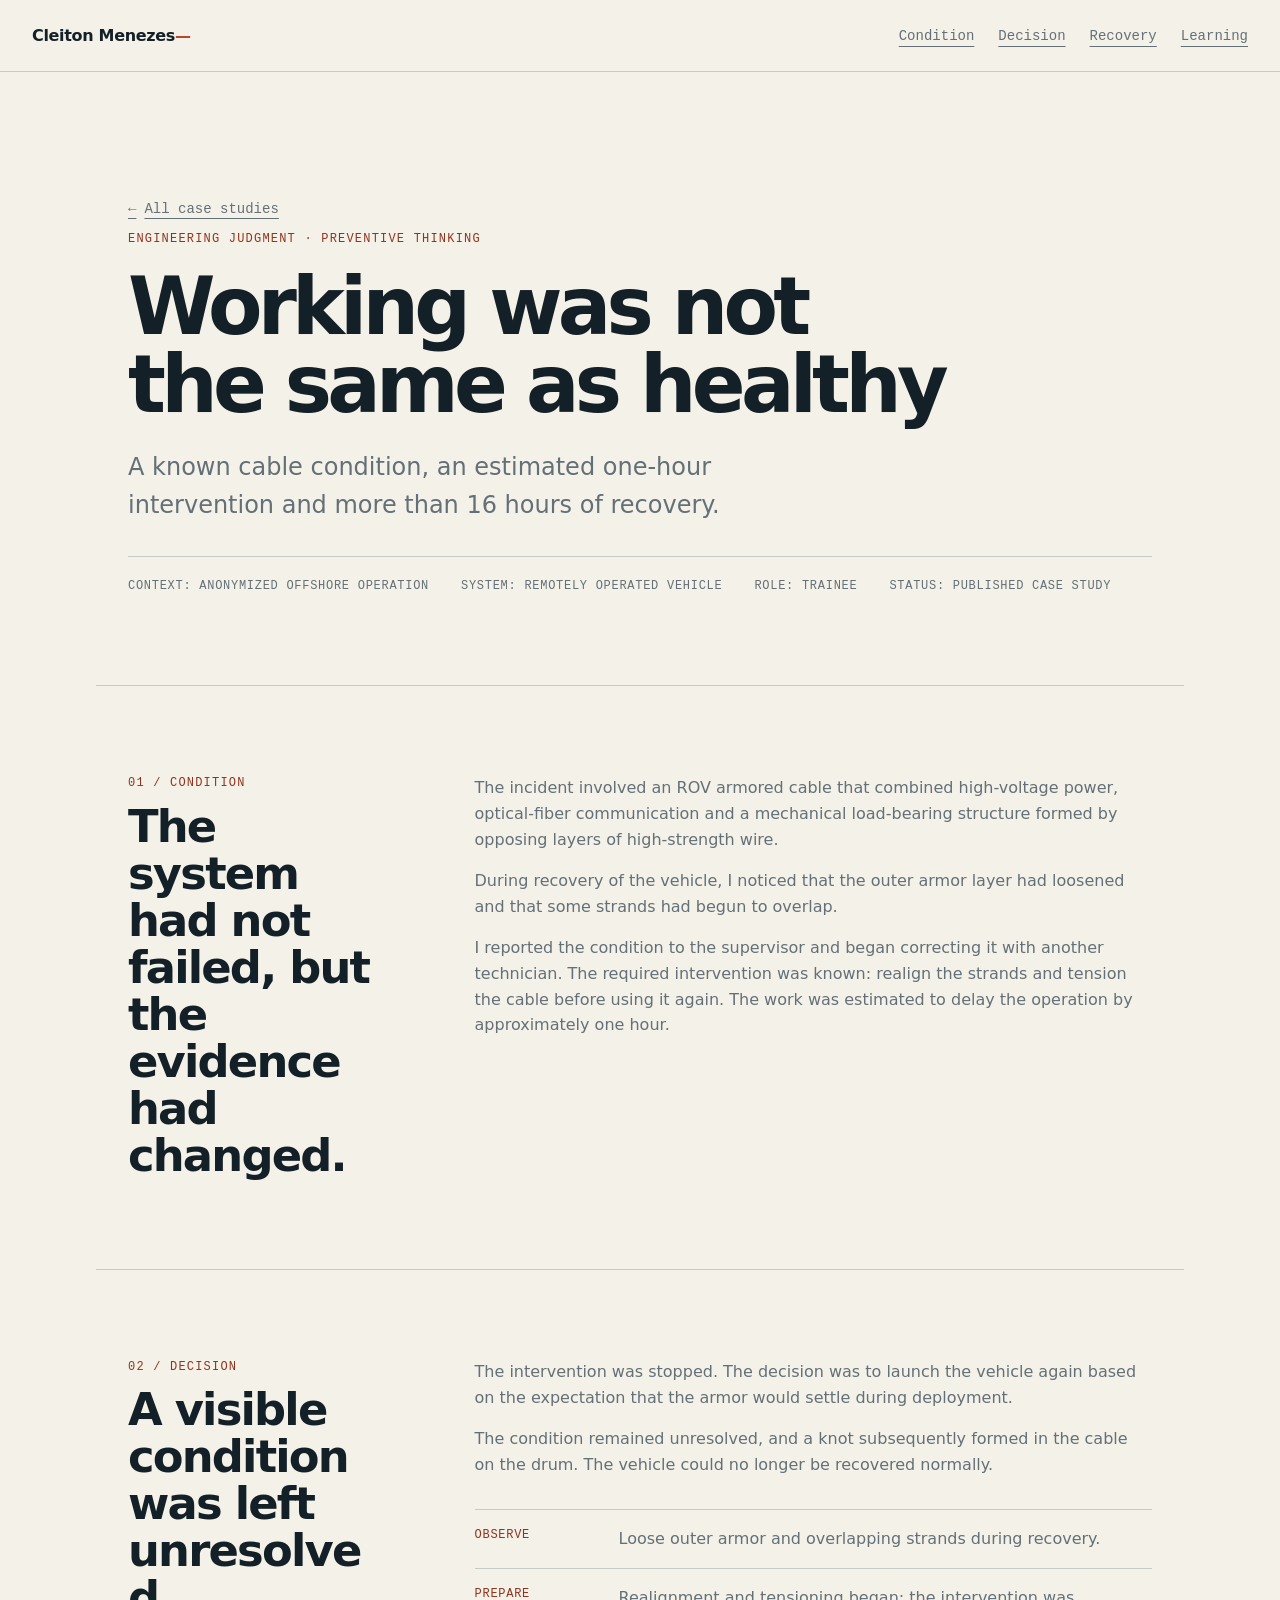
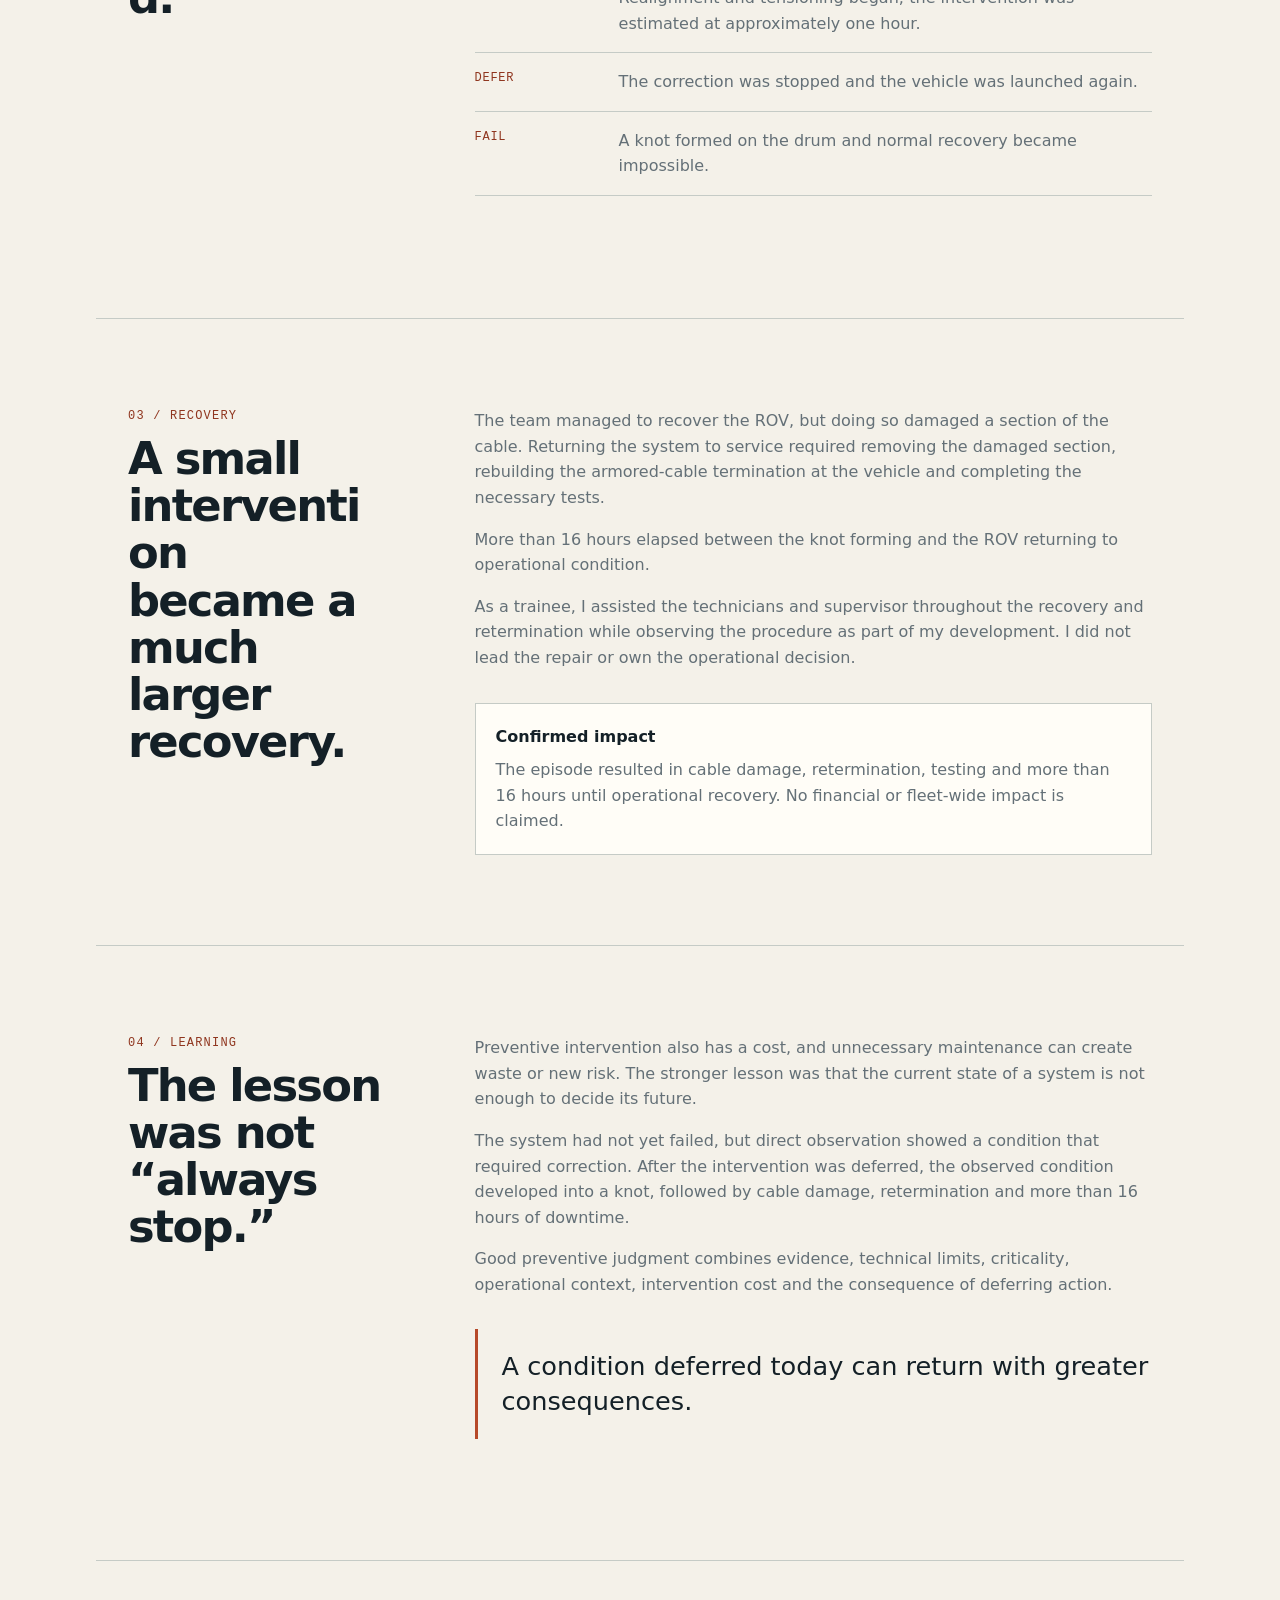
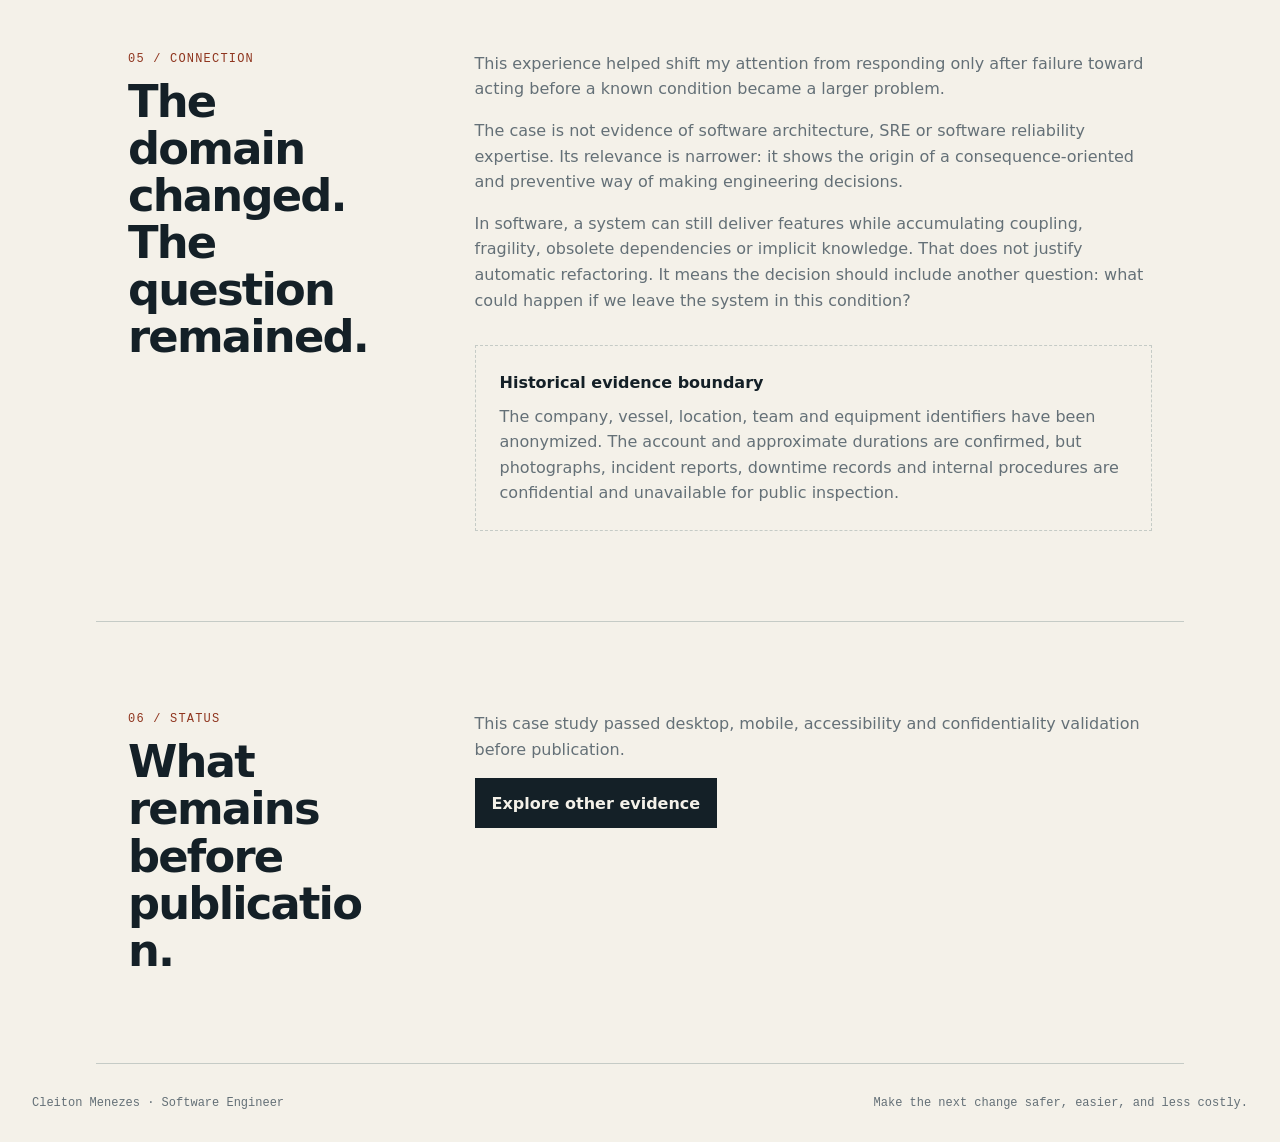
<file: case-studies/preventive-maintenance.html>
<!doctype html>
<html lang="en">
<head>
  <meta charset="utf-8">
  <meta name="viewport" content="width=device-width, initial-scale=1">
  <meta name="description" content="An anonymized engineering story about a known cable condition, a deferred preventive intervention and more than 16 hours of operational recovery.">
  <meta name="theme-color" content="#142027">
  <title>Working Was Not the Same as Healthy — Cleiton Menezes</title>
  <link rel="icon" href="../favicon.svg" type="image/svg+xml">
  <link rel="stylesheet" href="../styles.css">
</head>
<body>
  <a class="skip-link" href="#main-content">Skip to content</a>

  <header class="site-header">
    <a class="wordmark" href="../index.html" aria-label="Cleiton Menezes, home">Cleiton Menezes <span>—</span></a>
    <nav aria-label="Case study navigation">
      <a href="#condition">Condition</a>
      <a href="#decision">Decision</a>
      <a href="#recovery">Recovery</a>
      <a href="#learning">Learning</a>
    </nav>
  </header>

  <main id="main-content" class="case-page">
    <section class="case-hero" aria-labelledby="case-title">
      <a class="back-link" href="../index.html#work"><span aria-hidden="true">←</span> All case studies</a>
      <p class="eyebrow">Engineering judgment · Preventive thinking</p>
      <h1 id="case-title">Working was not the same as healthy</h1>
      <p class="case-summary">A known cable condition, an estimated one-hour intervention and more than 16 hours of recovery.</p>
      <ul class="case-meta" aria-label="Case study context">
        <li>Context: anonymized offshore operation</li>
        <li>System: remotely operated vehicle</li>
        <li>Role: trainee</li>
        <li>Status: published case study</li>
      </ul>
    </section>

    <section class="case-section" id="condition" aria-labelledby="condition-title">
      <div><p class="section-index">01 / Condition</p><h2 id="condition-title">The system had not failed, but the evidence had changed.</h2></div>
      <div class="case-narrative">
        <p>The incident involved an ROV armored cable that combined high-voltage power, optical-fiber communication and a mechanical load-bearing structure formed by opposing layers of high-strength wire.</p>
        <p>During recovery of the vehicle, I noticed that the outer armor layer had loosened and that some strands had begun to overlap.</p>
        <p>I reported the condition to the supervisor and began correcting it with another technician. The required intervention was known: realign the strands and tension the cable before using it again. The work was estimated to delay the operation by approximately one hour.</p>
      </div>
    </section>

    <section class="case-section" id="decision" aria-labelledby="decision-title">
      <div><p class="section-index">02 / Decision</p><h2 id="decision-title">A visible condition was left unresolved.</h2></div>
      <div class="case-narrative">
        <p>The intervention was stopped. The decision was to launch the vehicle again based on the expectation that the armor would settle during deployment.</p>
        <p>The condition remained unresolved, and a knot subsequently formed in the cable on the drum. The vehicle could no longer be recovered normally.</p>
        <ol class="architecture-flow" aria-label="Observed incident sequence">
          <li><strong>Observe</strong><span>Loose outer armor and overlapping strands during recovery.</span></li>
          <li><strong>Prepare</strong><span>Realignment and tensioning began; the intervention was estimated at approximately one hour.</span></li>
          <li><strong>Defer</strong><span>The correction was stopped and the vehicle was launched again.</span></li>
          <li><strong>Fail</strong><span>A knot formed on the drum and normal recovery became impossible.</span></li>
        </ol>
      </div>
    </section>

    <section class="case-section" id="recovery" aria-labelledby="recovery-title">
      <div><p class="section-index">03 / Recovery</p><h2 id="recovery-title">A small intervention became a much larger recovery.</h2></div>
      <div class="case-narrative">
        <p>The team managed to recover the ROV, but doing so damaged a section of the cable. Returning the system to service required removing the damaged section, rebuilding the armored-cable termination at the vehicle and completing the necessary tests.</p>
        <p>More than 16 hours elapsed between the knot forming and the ROV returning to operational condition.</p>
        <p>As a trainee, I assisted the technicians and supervisor throughout the recovery and retermination while observing the procedure as part of my development. I did not lead the repair or own the operational decision.</p>
        <div class="evidence-note">
          <h3>Confirmed impact</h3>
          <p>The episode resulted in cable damage, retermination, testing and more than 16 hours until operational recovery. No financial or fleet-wide impact is claimed.</p>
        </div>
      </div>
    </section>

    <section class="case-section" id="learning" aria-labelledby="learning-title">
      <div><p class="section-index">04 / Learning</p><h2 id="learning-title">The lesson was not “always stop.”</h2></div>
      <div class="case-narrative">
        <p>Preventive intervention also has a cost, and unnecessary maintenance can create waste or new risk. The stronger lesson was that the current state of a system is not enough to decide its future.</p>
        <p>The system had not yet failed, but direct observation showed a condition that required correction. After the intervention was deferred, the observed condition developed into a knot, followed by cable damage, retermination and more than 16 hours of downtime.</p>
        <p>Good preventive judgment combines evidence, technical limits, criticality, operational context, intervention cost and the consequence of deferring action.</p>
        <blockquote><p>A condition deferred today can return with greater consequences.</p></blockquote>
      </div>
    </section>

    <section class="case-section" aria-labelledby="software-title">
      <div><p class="section-index">05 / Connection</p><h2 id="software-title">The domain changed. The question remained.</h2></div>
      <div class="case-narrative">
        <p>This experience helped shift my attention from responding only after failure toward acting before a known condition became a larger problem.</p>
        <p>The case is not evidence of software architecture, SRE or software reliability expertise. Its relevance is narrower: it shows the origin of a consequence-oriented and preventive way of making engineering decisions.</p>
        <p>In software, a system can still deliver features while accumulating coupling, fragility, obsolete dependencies or implicit knowledge. That does not justify automatic refactoring. It means the decision should include another question: what could happen if we leave the system in this condition?</p>
        <div class="caveat">
          <h3>Historical evidence boundary</h3>
          <p>The company, vessel, location, team and equipment identifiers have been anonymized. The account and approximate durations are confirmed, but photographs, incident reports, downtime records and internal procedures are confidential and unavailable for public inspection.</p>
        </div>
      </div>
    </section>

    <section class="case-section" aria-labelledby="status-title">
      <div><p class="section-index">06 / Status</p><h2 id="status-title">What remains before publication.</h2></div>
      <div class="case-narrative">
        <p>This case study passed desktop, mobile, accessibility and confidentiality validation before publication.</p>
        <a class="button button-primary" href="../index.html#work">Explore other evidence</a>
      </div>
    </section>
  </main>

  <footer class="site-footer">
    <p>Cleiton Menezes · Software Engineer</p>
    <p>Make the next change safer, easier, and less costly.</p>
  </footer>
</body>
</html>
</file>
<file: styles.css>
:root {
  color-scheme: light dark;
  --paper: light-dark(#f4f1e9, #0b1014);
  --surface: light-dark(#fffdf7, #11181e);
  --ink: light-dark(#142027, #edf2ef);
  --muted: light-dark(#647077, #a4afb0);
  --line: light-dark(#c5cbc6, #303a40);
  --signal: light-dark(#b64929, #ed7148);
  --signal-strong: light-dark(#8f351e, #ff906a);
  --max-width: 82rem;
}

* { box-sizing: border-box; }
html { scroll-behavior: smooth; }
body { margin: 0; background: var(--paper); color: var(--ink); font-family: Inter, ui-sans-serif, system-ui, -apple-system, BlinkMacSystemFont, "Segoe UI", sans-serif; font-size: 1rem; line-height: 1.6; }
a { color: inherit; }
a:focus-visible { outline: 3px solid var(--signal-strong); outline-offset: 4px; }
.skip-link { position: absolute; left: 1rem; top: -5rem; z-index: 100; padding: .75rem 1rem; background: var(--ink); color: var(--paper); }
.skip-link:focus { top: 1rem; }

.site-header { width: min(100%, var(--max-width)); margin: 0 auto; min-height: 4.5rem; padding: 0 2rem; display: flex; align-items: center; justify-content: space-between; gap: 2rem; border-bottom: 1px solid var(--line); }
.wordmark { min-height: 2.75rem; display: inline-flex; align-items: center; font-weight: 650; text-decoration: none; letter-spacing: -.02em; white-space: nowrap; }
.wordmark span { color: var(--signal); }
nav { display: flex; flex-wrap: wrap; justify-content: flex-end; gap: 1.5rem; }
nav a { min-height: 2.75rem; display: inline-flex; align-items: center; color: var(--muted); font: .875rem ui-monospace, "Cascadia Mono", monospace; text-decoration-thickness: 1px; text-underline-offset: .35rem; }
nav a:hover { color: var(--ink); }

main, .site-footer { width: min(100%, var(--max-width)); margin: 0 auto; }
.hero { display: grid; grid-template-columns: minmax(0, 1.45fr) minmax(20rem, .75fr); position: relative; min-height: 40rem; border-bottom: 1px solid var(--line); }
.hero-copy { padding: clamp(3.5rem, 6vw, 5.5rem) clamp(2rem, 6vw, 5.5rem) 3.5rem 2rem; display: flex; flex-direction: column; justify-content: flex-start; }
.eyebrow, .section-index, .map-index, .case-context, .case-status, .expertise-index { margin: 0; color: var(--signal-strong); font: .75rem/1.4 ui-monospace, "Cascadia Mono", monospace; letter-spacing: .1em; text-transform: uppercase; }
h1, h2, h3 { text-wrap: balance; }
h1 { margin: 1.25rem 0 1.5rem; max-width: 13ch; font-size: clamp(3rem, 6.2vw, 5.25rem); line-height: .98; letter-spacing: -.06em; font-weight: 650; }
.hero-lede { margin: 0 0 1rem; max-width: 35rem; font-size: clamp(1.35rem, 2.4vw, 2rem); line-height: 1.3; letter-spacing: -.025em; }
.hero-support { margin: 0; max-width: 43rem; color: var(--muted); font-size: 1.0625rem; }
.hero-actions { display: flex; flex-wrap: wrap; gap: .75rem; margin-top: 2rem; }
.button { min-height: 2.75rem; display: inline-flex; align-items: center; justify-content: center; padding: .7rem 1rem; border: 1px solid var(--ink); font-weight: 650; text-decoration: none; }
.button-primary { background: var(--ink); color: var(--paper); }
.button-secondary { border-color: var(--line); }
.button:hover { border-color: var(--signal-strong); }

.hero-map { position: relative; min-height: 36rem; overflow: hidden; border-left: 1px solid var(--line); color: var(--line); }
.hero-map svg { width: 100%; height: 100%; display: block; }
.map-index { position: absolute; top: 2rem; left: 2rem; z-index: 1; padding: .25rem .4rem; background: var(--paper); color: var(--muted); }
.grid-field { opacity: .65; }
.orbit { fill: none; stroke: var(--muted); stroke-width: 1; stroke-dasharray: 5 7; opacity: .75; }
.origin { fill: var(--paper); stroke: var(--ink); stroke-width: 3; }
.journey { fill: none; stroke: var(--signal); stroke-width: 4; }
.checkpoint { fill: var(--paper); stroke: var(--ink); stroke-width: 2; }
.destination { fill: var(--signal); }
.map-label { position: absolute; padding: .2rem .35rem; background: var(--paper); font: .75rem ui-monospace, "Cascadia Mono", monospace; }
.map-start { left: 12%; bottom: 25%; color: var(--muted); }
.map-end { right: 8%; top: 38%; color: var(--ink); }
.method { grid-column: 1 / -1; margin: 0; padding: 1.25rem 2rem; display: flex; flex-wrap: wrap; gap: .55rem 1.5rem; border-top: 1px solid var(--line); list-style: none; color: var(--muted); font: .75rem ui-monospace, "Cascadia Mono", monospace; text-transform: uppercase; letter-spacing: .06em; }
.method li:not(:last-child)::after { content: "→"; margin-left: 1.5rem; color: var(--signal); }

.section { padding: clamp(4rem, 8vw, 7rem) 2rem; border-bottom: 1px solid var(--line); }
.approach, .about { display: grid; grid-template-columns: minmax(16rem, .7fr) minmax(0, 1.3fr); gap: clamp(3rem, 8vw, 8rem); }
.section-heading h2 { margin: 1rem 0 0; max-width: 15ch; font-size: clamp(2.1rem, 4vw, 4rem); line-height: 1.04; letter-spacing: -.045em; font-weight: 650; }
.large-copy { margin-top: 0; max-width: 30ch; font-size: clamp(1.35rem, 2.4vw, 2rem); line-height: 1.35; letter-spacing: -.025em; }
.approach-copy > p:not(.large-copy), .about-copy > p:not(.large-copy) { max-width: 42rem; color: var(--muted); }
.principles { margin: 2.5rem 0 0; padding: 0; list-style: none; border-top: 1px solid var(--line); }
.principles li { padding: 1rem 0; display: grid; grid-template-columns: 3rem 1fr; border-bottom: 1px solid var(--line); }
.principles span { color: var(--signal-strong); font-family: ui-monospace, "Cascadia Mono", monospace; font-size: .75rem; }

.work-heading { display: grid; grid-template-columns: minmax(0, 1.4fr) minmax(18rem, .6fr); align-items: end; gap: 3rem; margin-bottom: 3rem; }
.work-heading > p { color: var(--muted); }
.case-list { border-top: 1px solid var(--line); }
.case-card { display: grid; grid-template-columns: 4rem minmax(0, 1fr) 12rem; gap: 1.5rem; padding: 2rem 0; border-bottom: 1px solid var(--line); }
.case-featured { padding-top: 2.75rem; padding-bottom: 2.75rem; }
.case-number { color: var(--signal-strong); font: .875rem ui-monospace, "Cascadia Mono", monospace; }
.case-body h3 { margin: .65rem 0 .8rem; max-width: 30ch; font-size: clamp(1.4rem, 2.5vw, 2rem); line-height: 1.15; letter-spacing: -.03em; }
.case-body > p:not(.case-context) { max-width: 46rem; color: var(--muted); }
.case-lesson { padding-left: 1rem; border-left: 3px solid var(--signal); }
.case-link { min-height: 2.75rem; display: inline-flex; align-items: center; gap: .5rem; margin-top: .5rem; color: var(--ink); font-weight: 650; text-underline-offset: .3rem; }
.case-link span { color: var(--signal-strong); }
.case-status { align-self: start; color: var(--muted); text-align: right; letter-spacing: .04em; }
.case-status-ready { color: var(--signal-strong); }

.case-page { width: min(100%, 68rem); margin: 0 auto; }
.case-page h1, .case-page h2, .case-page h3, .case-page p, .case-page li, .case-page a { overflow-wrap: anywhere; }
.case-hero { padding: clamp(4rem, 9vw, 8rem) 2rem clamp(3rem, 7vw, 6rem); border-bottom: 1px solid var(--line); }
.case-hero h1 { max-width: 15ch; }
.case-summary { max-width: 43rem; margin: 0; color: var(--muted); font-size: clamp(1.15rem, 2vw, 1.5rem); }
.case-meta { display: flex; flex-wrap: wrap; gap: .75rem 2rem; margin: 2rem 0 0; padding: 1.25rem 0 0; border-top: 1px solid var(--line); list-style: none; color: var(--muted); font: .75rem/1.5 ui-monospace, "Cascadia Mono", monospace; text-transform: uppercase; letter-spacing: .06em; }
.case-section { display: grid; grid-template-columns: minmax(14rem, .55fr) minmax(0, 1.45fr); gap: clamp(2rem, 7vw, 6rem); padding: clamp(3rem, 7vw, 6rem) 2rem; border-bottom: 1px solid var(--line); }
.case-section > * { min-width: 0; }
.case-section h2 { margin: .65rem 0 0; font-size: clamp(1.8rem, 3.5vw, 3rem); line-height: 1.05; letter-spacing: -.04em; }
.case-narrative { max-width: 44rem; }
.case-narrative > :first-child { margin-top: 0; }
.case-narrative p, .case-narrative li { color: var(--muted); }
.case-narrative strong { color: var(--ink); }
.case-narrative blockquote { margin: 2rem 0; padding: 1.25rem 0 1.25rem 1.5rem; border-left: 3px solid var(--signal); font-size: clamp(1.25rem, 2vw, 1.65rem); line-height: 1.35; }
.case-narrative blockquote p { margin: 0; color: var(--ink); }
.evidence-note { margin-top: 2rem; padding: 1.25rem; border: 1px solid var(--line); background: var(--surface); }
.evidence-note h3 { margin: 0 0 .5rem; font-size: 1rem; }
.evidence-note p { margin: 0; }
.metric-grid { display: grid; grid-template-columns: repeat(2, minmax(0, 1fr)); margin: 2rem 0; border-top: 1px solid var(--line); border-left: 1px solid var(--line); }
.metric-card { min-height: 11rem; padding: 1.5rem; border-right: 1px solid var(--line); border-bottom: 1px solid var(--line); background: var(--surface); }
.metric-value { margin: 0 0 .5rem; color: var(--signal-strong); font-size: clamp(1.8rem, 4vw, 3rem); line-height: 1; letter-spacing: -.04em; font-weight: 650; }
.metric-card p:last-child { margin-bottom: 0; color: var(--muted); }
.architecture-flow { margin: 2rem 0; padding: 0; list-style: none; border-top: 1px solid var(--line); }
.architecture-flow li { padding: 1rem 0; display: grid; grid-template-columns: 8rem 1fr; gap: 1rem; border-bottom: 1px solid var(--line); }
.architecture-flow strong { color: var(--signal-strong); font: .75rem/1.5 ui-monospace, "Cascadia Mono", monospace; text-transform: uppercase; letter-spacing: .06em; }
.caveat { margin-top: 2rem; padding: 1.5rem; border: 1px dashed var(--line); }
.caveat h3 { margin: 0 0 .5rem; font-size: 1rem; }
.caveat p { margin: 0; color: var(--muted); }
.system-map { margin: 2rem 0; padding: 1.5rem; border: 1px solid var(--line); background: var(--surface); }
.system-map svg { width: 100%; height: auto; display: block; }
.system-map .map-line { stroke: var(--muted); stroke-width: 2; fill: none; }
.system-map .map-node { fill: var(--paper); stroke: var(--ink); stroke-width: 2; }
.system-map .map-output { fill: var(--signal); stroke: var(--signal); }
.system-map text { fill: var(--ink); font: 12px ui-monospace, "Cascadia Mono", monospace; }
.system-map figcaption { margin-top: 1rem; color: var(--muted); font-size: .875rem; }
.back-link { min-height: 2.75rem; display: inline-flex; align-items: center; gap: .5rem; color: var(--muted); font: .875rem ui-monospace, "Cascadia Mono", monospace; text-underline-offset: .3rem; }

.expertise-grid { margin-top: 3.5rem; display: grid; grid-template-columns: repeat(2, minmax(0, 1fr)); border-top: 1px solid var(--line); border-left: 1px solid var(--line); }
.expertise-grid article { min-height: 16rem; padding: 2rem; border-right: 1px solid var(--line); border-bottom: 1px solid var(--line); background: var(--surface); }
.expertise-grid h3 { margin: 3rem 0 .75rem; font-size: 1.5rem; letter-spacing: -.025em; }
.expertise-grid article > p:last-child { color: var(--muted); }

.contact-links { display: flex; flex-wrap: wrap; gap: 1rem 2rem; margin-top: 2.5rem; }
.contact-links a { min-height: 2.75rem; display: inline-flex; align-items: center; font-weight: 650; text-underline-offset: .3rem; }
.contact-links span { color: var(--signal-strong); }
.site-footer { padding: 2rem; display: flex; flex-wrap: wrap; justify-content: space-between; gap: 1rem; color: var(--muted); font: .75rem ui-monospace, "Cascadia Mono", monospace; }
.site-footer p { margin: 0; }

@media (max-width: 65rem) {
  .case-section { grid-template-columns: 1fr; }
}

@media (max-width: 55rem) {
  .site-header { align-items: flex-start; padding-block: 1.25rem; }
  .hero { grid-template-columns: 1fr; }
  .hero-copy { padding-right: 2rem; }
  .hero-map { min-height: 30rem; border-left: 0; border-top: 1px solid var(--line); }
  .approach, .about { grid-template-columns: 1fr; }
  .work-heading { grid-template-columns: 1fr; }
  .case-card { grid-template-columns: 3rem minmax(0, 1fr); }
  .case-status { grid-column: 2; text-align: left; }
  .case-section { grid-template-columns: 1fr; }
}

@media (max-width: 38rem) {
  .site-header { display: block; }
  nav { margin-top: 1rem; justify-content: flex-start; gap: .75rem 1.25rem; }
  .hero { min-height: 0; }
  .hero-copy, .section { padding-inline: 1.25rem; }
  h1 { font-size: clamp(2.85rem, 14vw, 4.25rem); }
  .case-hero h1 { font-size: clamp(2.35rem, 10vw, 3rem); }
  .method { padding-inline: 1.25rem; }
  .method li:not(:last-child)::after { margin-left: .8rem; }
  .case-card { grid-template-columns: 1fr; gap: .75rem; }
  .case-status { grid-column: 1; }
  .expertise-grid { grid-template-columns: 1fr; }
  .metric-grid { grid-template-columns: 1fr; }
  .architecture-flow li { grid-template-columns: 1fr; gap: .25rem; }
  .site-footer { display: block; }
  .site-footer p + p { margin-top: .5rem; }
}

@media (prefers-reduced-motion: reduce) {
  html { scroll-behavior: auto; }
}
</file>
